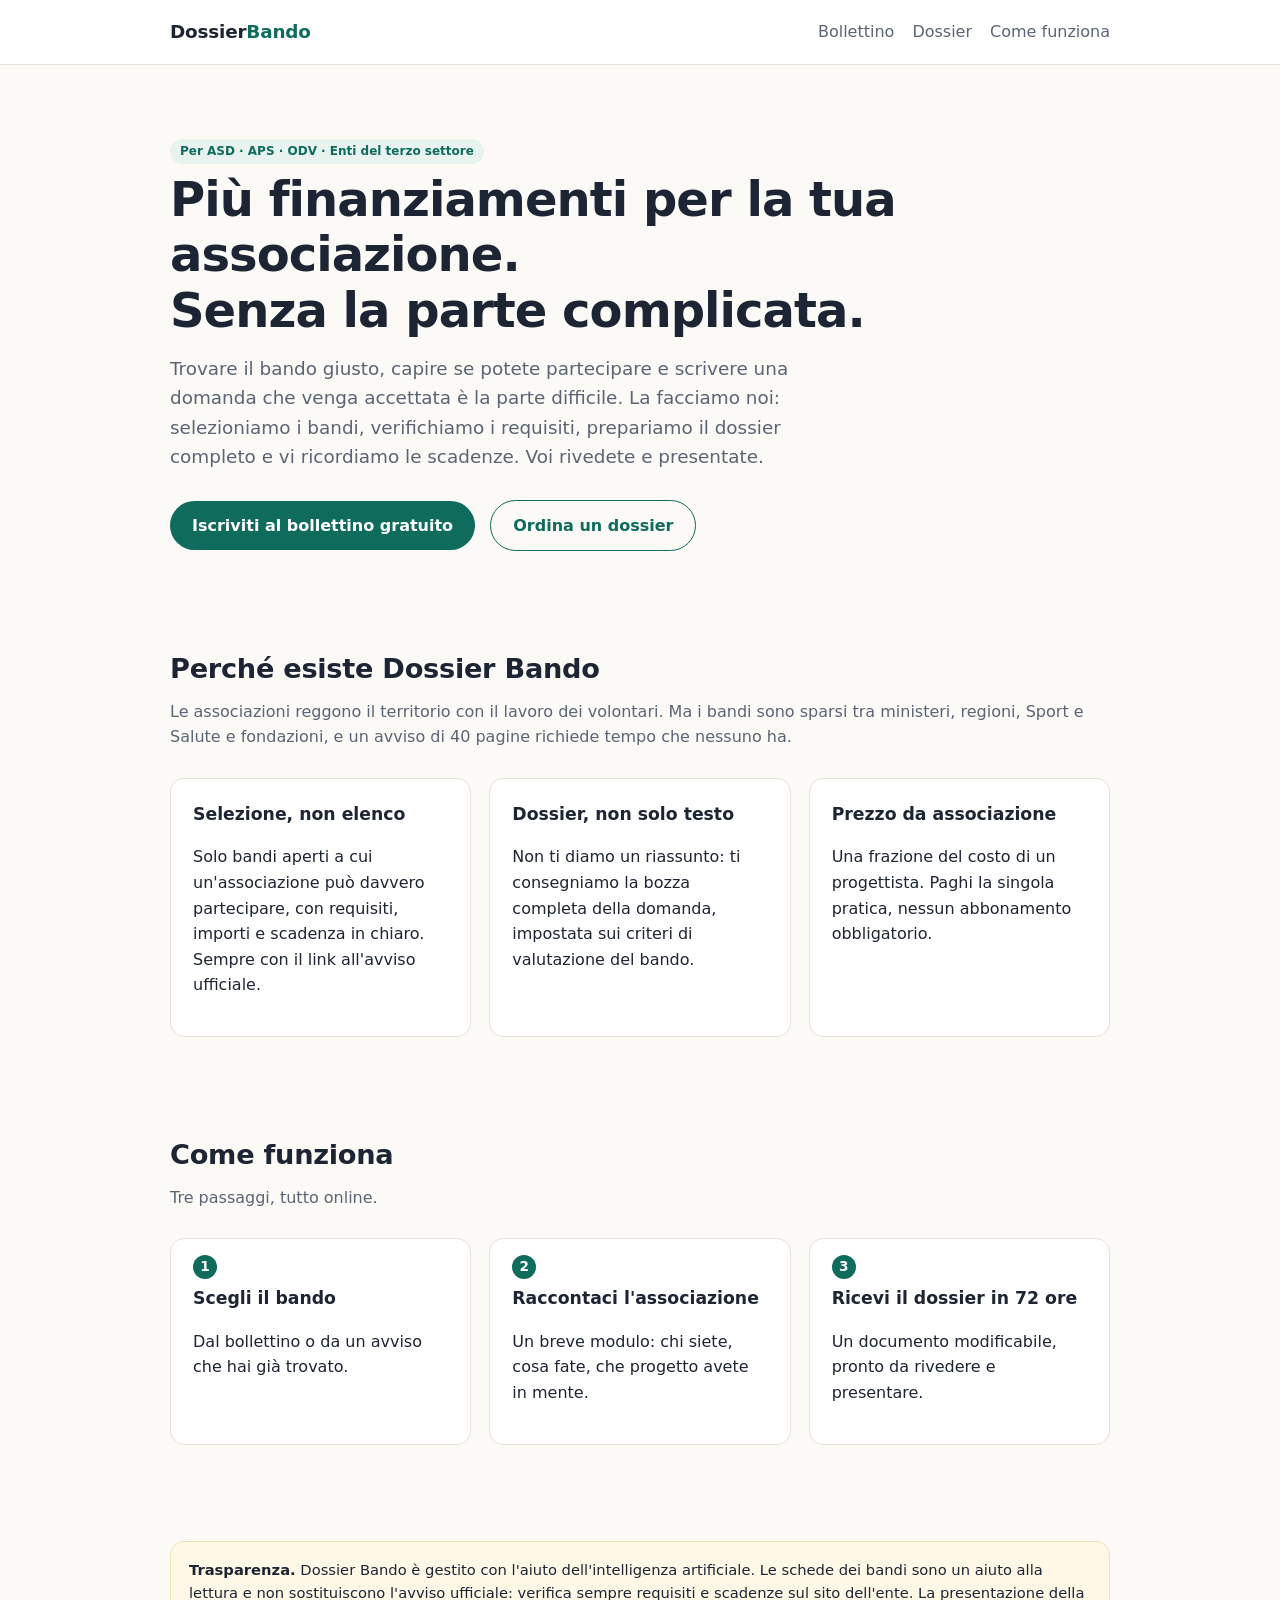
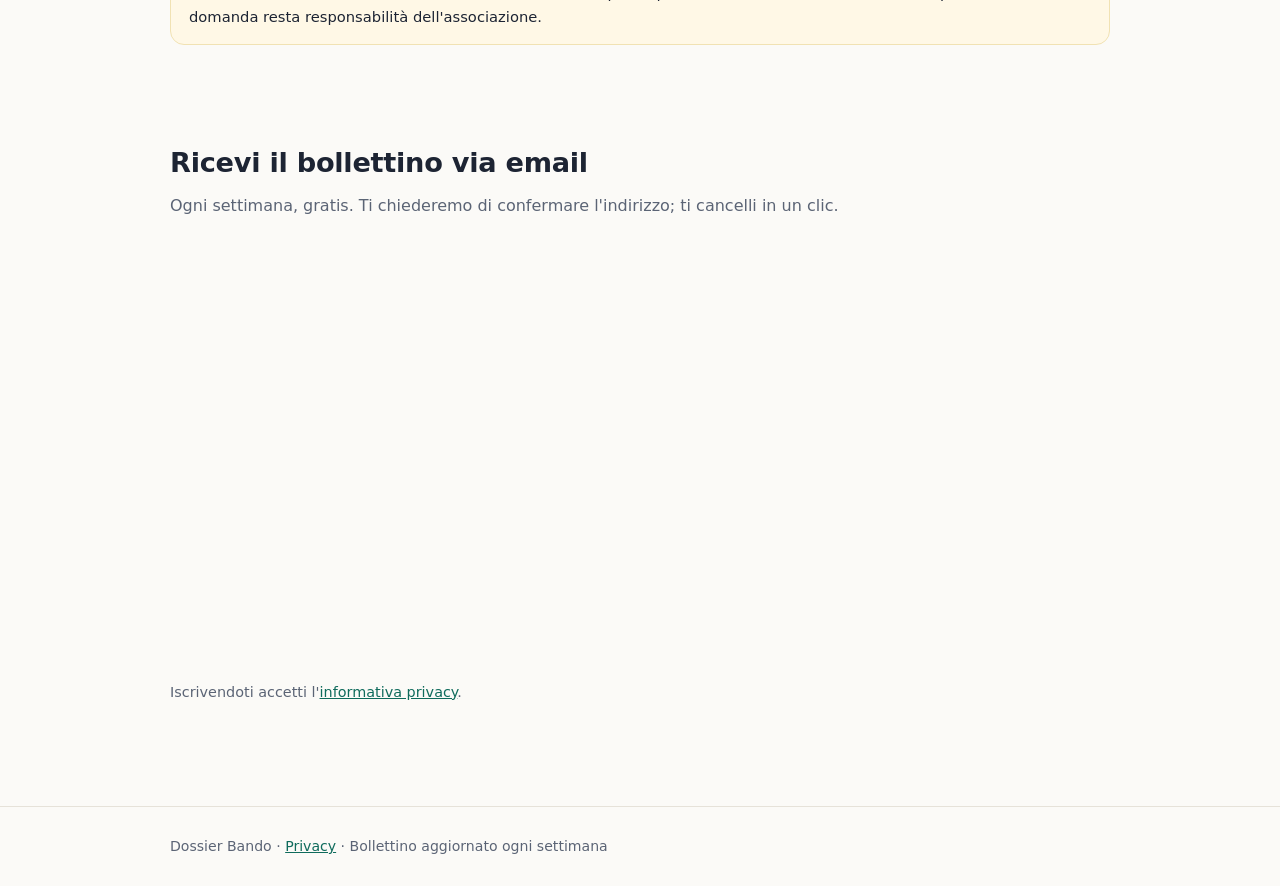
<file: index.html>
<!DOCTYPE html>
<html lang="it">
<head>
<meta charset="utf-8">
<meta name="viewport" content="width=device-width,initial-scale=1">
<title>Dossier Bando – Bandi e domande per associazioni e terzo settore</title>
<meta name="description" content="Bollettino gratuito dei bandi per ASD, APS, ODV ed enti del terzo settore, e dossier di candidatura pronti in 72 ore.">
<link rel="stylesheet" href="style.css">
</head>
<body>
<header class="top"><div class="wrap">
  <a class="brand" href="./">Dossier<span>Bando</span></a>
  <nav><a href="bollettino.html">Bollettino</a><a href="dossier.html">Dossier</a><a href="#come">Come funziona</a></nav>
</div></header>

<main>
<section class="hero"><div class="wrap">
  <span class="tag">Per ASD · APS · ODV · Enti del terzo settore</span>
  <h1>Più finanziamenti per la tua associazione.<br>Senza la parte complicata.</h1>
  <p class="lead">Trovare il bando giusto, capire se potete partecipare e scrivere una domanda che venga accettata è la parte difficile. La facciamo noi: selezioniamo i bandi, verifichiamo i requisiti, prepariamo il dossier completo e vi ricordiamo le scadenze. Voi rivedete e presentate.</p>
  <a class="btn" href="#iscriviti">Iscriviti al bollettino gratuito</a>
  <a class="btn ghost" href="dossier.html">Ordina un dossier</a>
</div></section>

<section><div class="wrap">
  <h2>Perché esiste Dossier Bando</h2>
  <p class="sub">Le associazioni reggono il territorio con il lavoro dei volontari. Ma i bandi sono sparsi tra ministeri, regioni, Sport e Salute e fondazioni, e un avviso di 40 pagine richiede tempo che nessuno ha.</p>
  <div class="grid">
    <div class="card"><h3>Selezione, non elenco</h3><p>Solo bandi aperti a cui un'associazione può davvero partecipare, con requisiti, importi e scadenza in chiaro. Sempre con il link all'avviso ufficiale.</p></div>
    <div class="card"><h3>Dossier, non solo testo</h3><p>Non ti diamo un riassunto: ti consegniamo la bozza completa della domanda, impostata sui criteri di valutazione del bando.</p></div>
    <div class="card"><h3>Prezzo da associazione</h3><p>Una frazione del costo di un progettista. Paghi la singola pratica, nessun abbonamento obbligatorio.</p></div>
  </div>
</div></section>

<section id="come"><div class="wrap">
  <h2>Come funziona</h2>
  <p class="sub">Tre passaggi, tutto online.</p>
  <div class="grid steps">
    <div class="card"><h3>Scegli il bando</h3><p>Dal bollettino o da un avviso che hai già trovato.</p></div>
    <div class="card"><h3>Raccontaci l'associazione</h3><p>Un breve modulo: chi siete, cosa fate, che progetto avete in mente.</p></div>
    <div class="card"><h3>Ricevi il dossier in 72 ore</h3><p>Un documento modificabile, pronto da rivedere e presentare.</p></div>
  </div>
</div></section>

<section><div class="wrap">
  <div class="note"><strong>Trasparenza.</strong> Dossier Bando è gestito con l'aiuto dell'intelligenza artificiale. Le schede dei bandi sono un aiuto alla lettura e non sostituiscono l'avviso ufficiale: verifica sempre requisiti e scadenze sul sito dell'ente. La presentazione della domanda resta responsabilità dell'associazione.</div>
</div></section>
</main>
<section id="iscriviti"><div class="wrap">
  <h2>Ricevi il bollettino via email</h2>
  <p class="sub">Ogni settimana, gratis. Ti chiederemo di confermare l'indirizzo; ti cancelli in un clic.</p>
  <iframe src="https://959537b1.sibforms.com/serve/[base64]" title="Iscrizione al bollettino" style="width:100%;max-width:560px;height:420px;border:0;display:block" loading="lazy"></iframe>
  <p class="meta">Iscrivendoti accetti l'<a href="privacy.html">informativa privacy</a>.</p>
</div></section>

<footer><div class="wrap">
  Dossier Bando · <a href="privacy.html">Privacy</a> · Bollettino aggiornato ogni settimana
</div></footer>
</body>
</html>
</file>
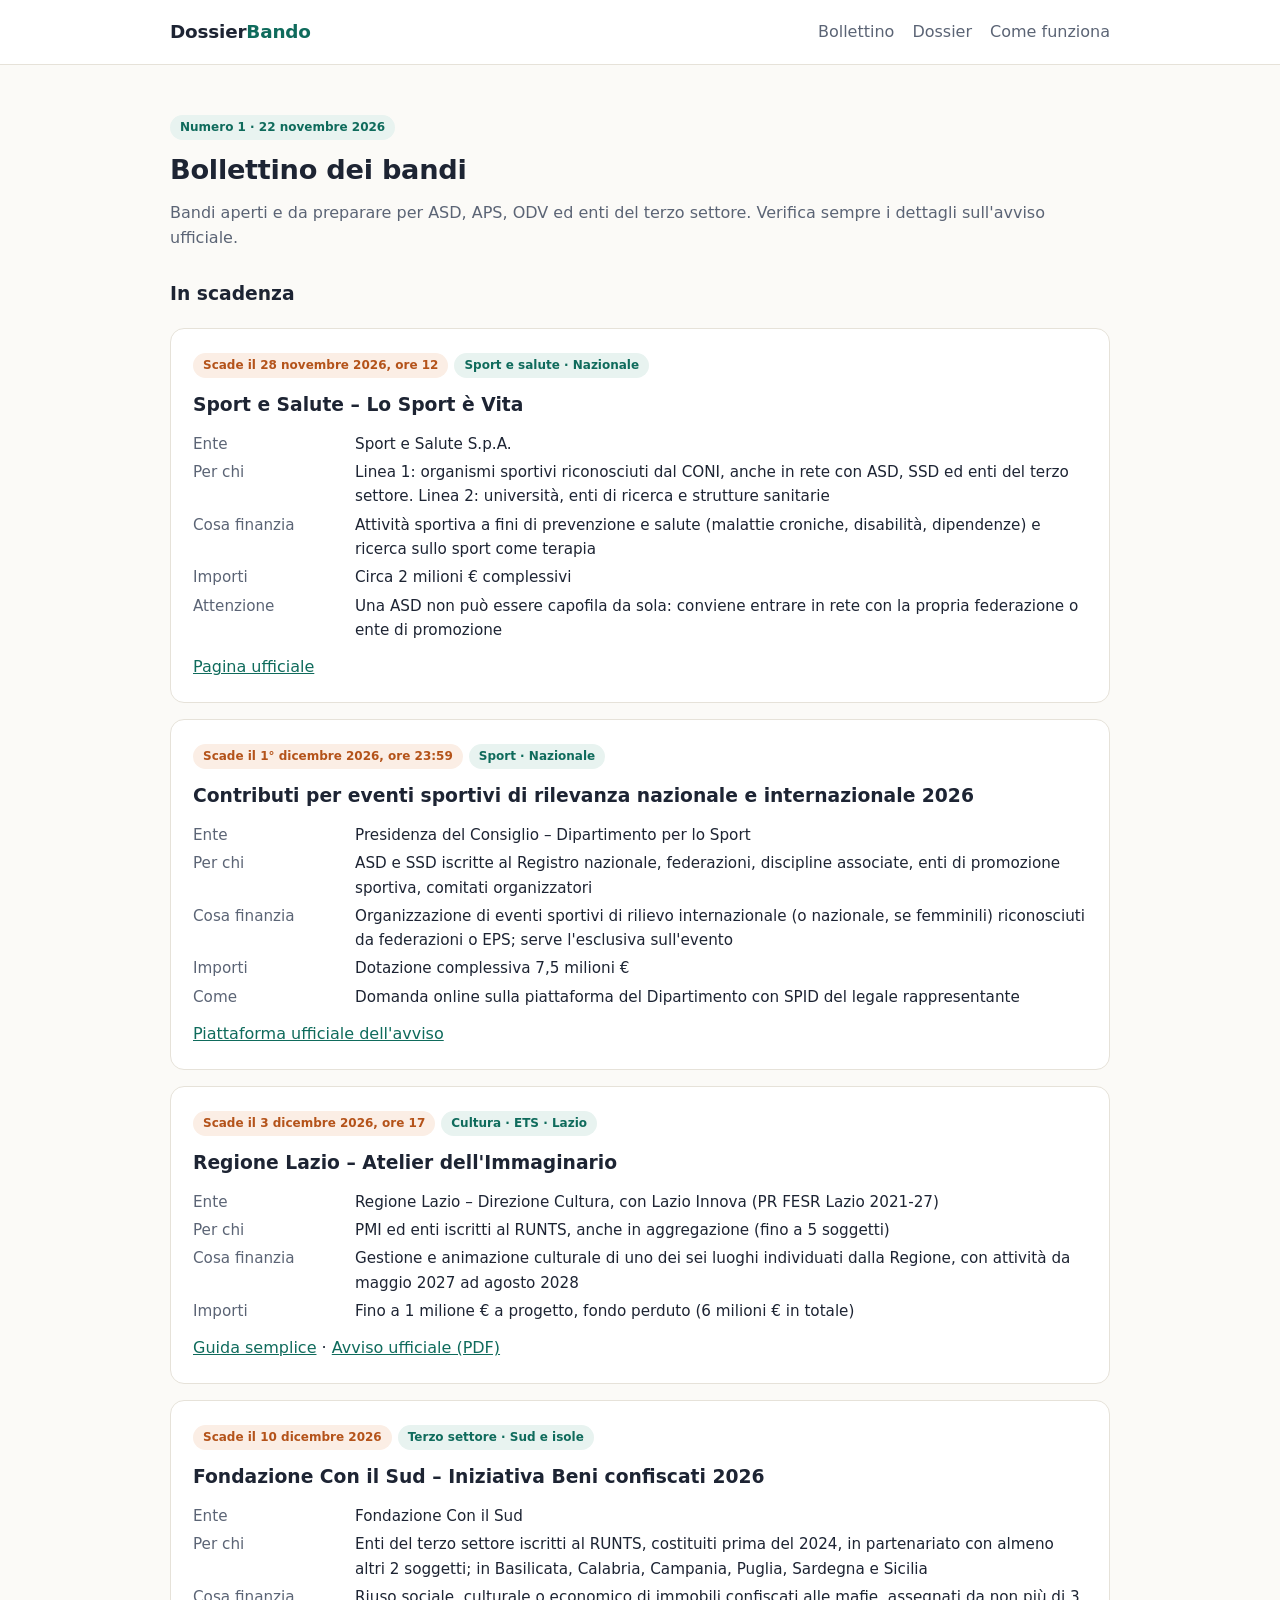
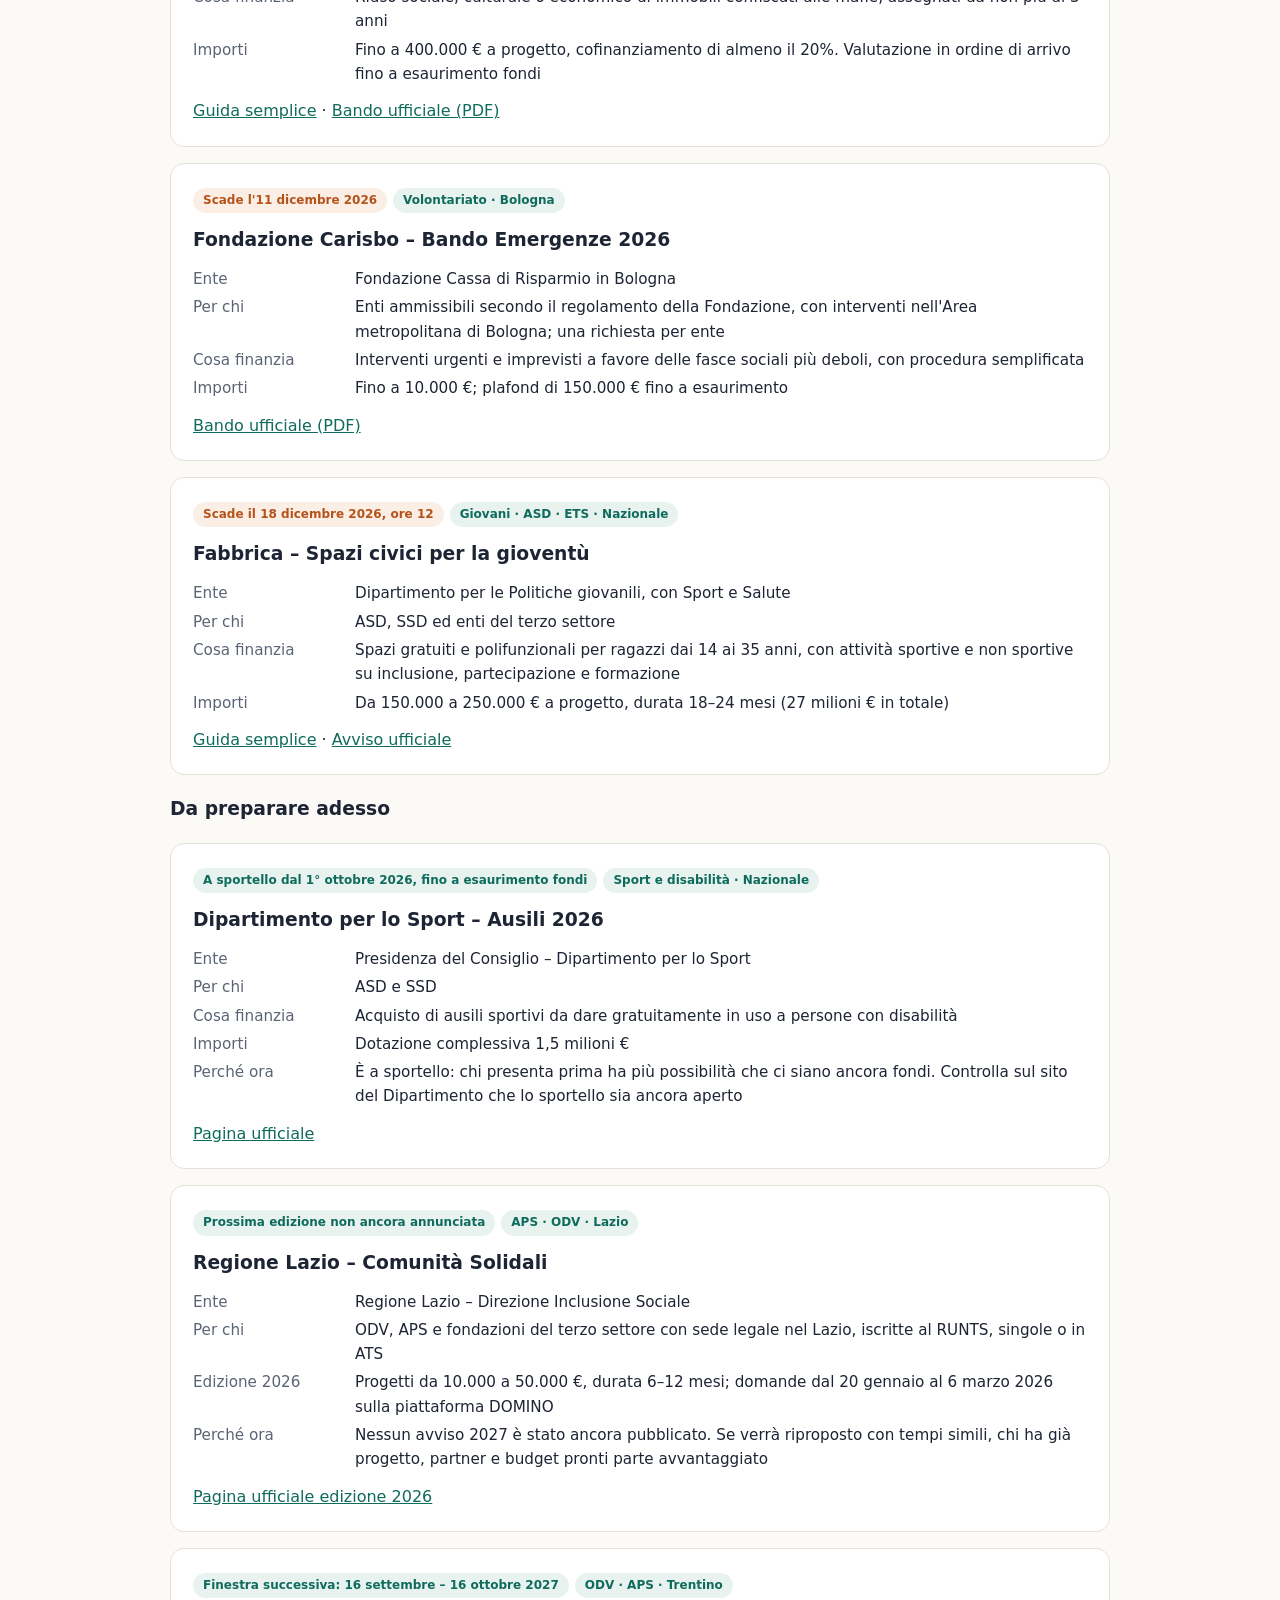
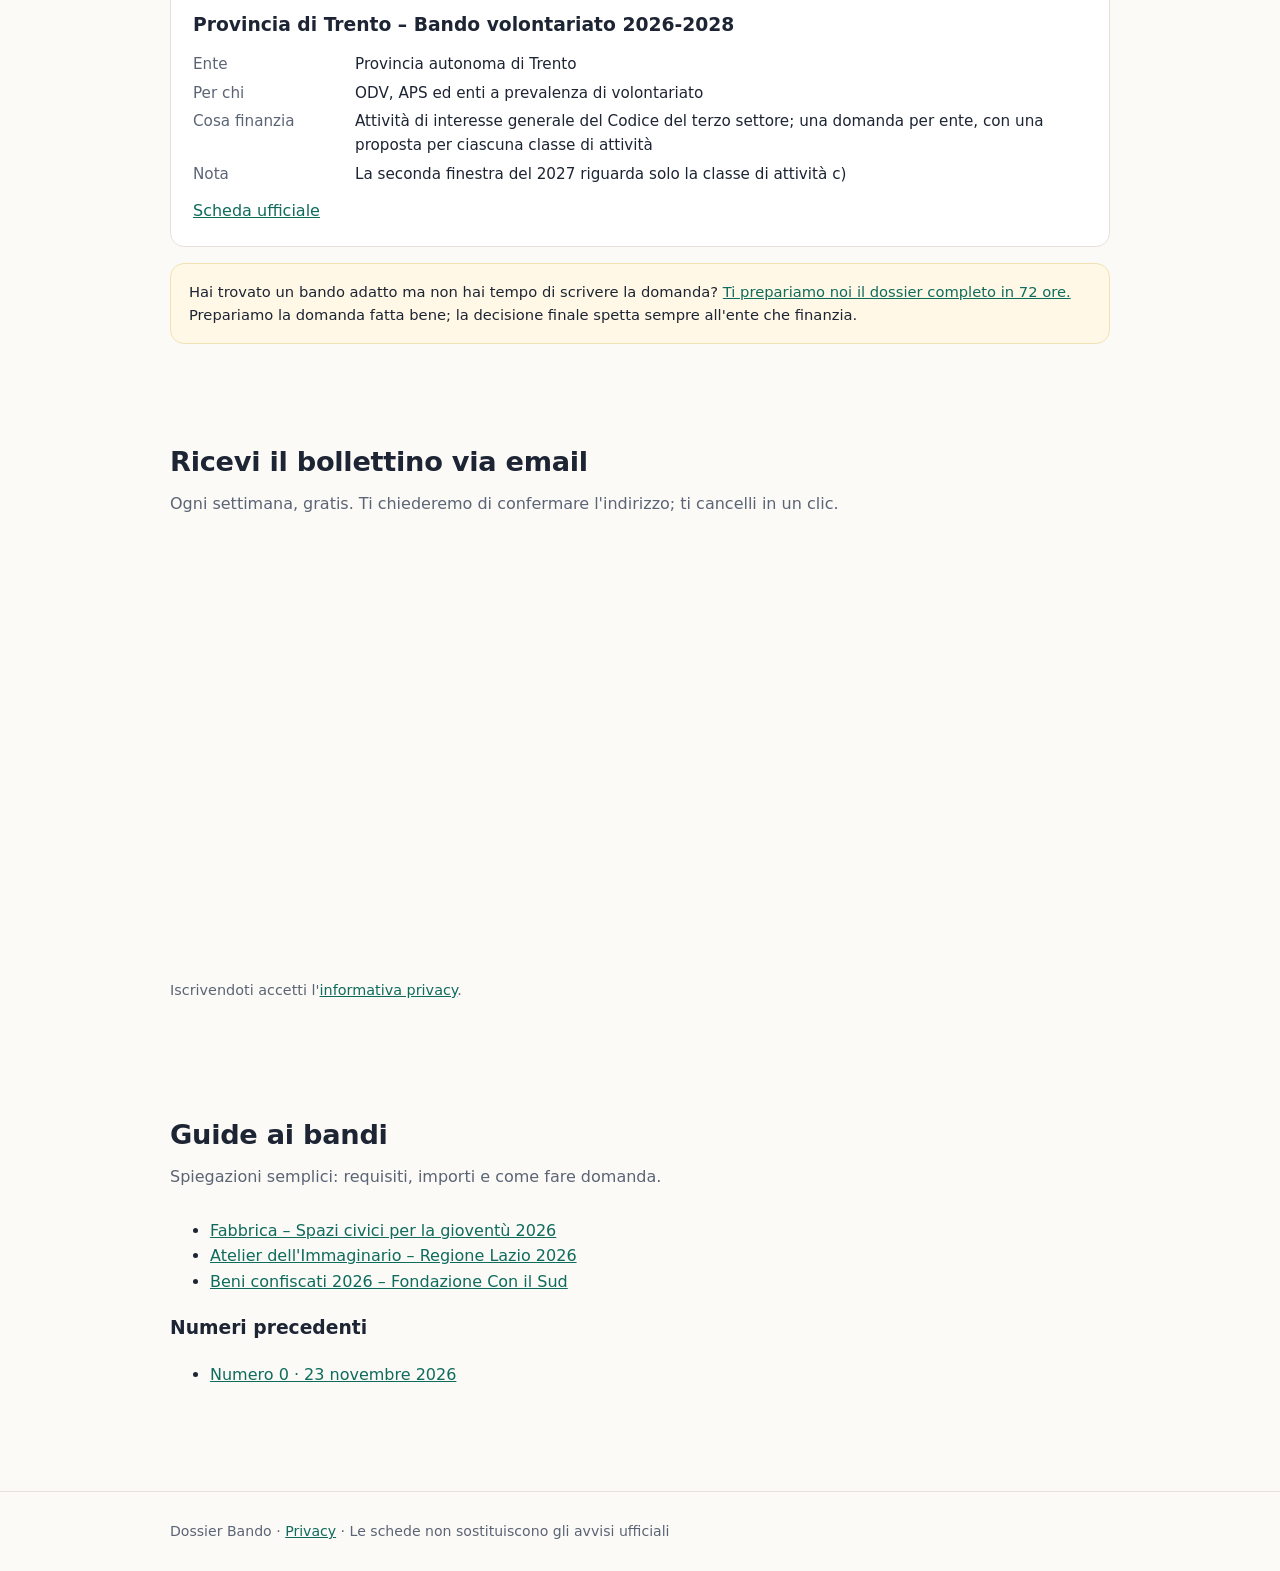
<file: bollettino.html>
<!DOCTYPE html>
<html lang="it">
<head>
<meta charset="utf-8">
<meta name="viewport" content="width=device-width,initial-scale=1">
<title>Bollettino bandi terzo settore e ASD – Dossier Bando</title>
<meta name="description" content="Bandi aperti e in arrivo per associazioni sportive, APS, ODV ed enti del terzo settore. Aggiornamento settimanale con link alle fonti ufficiali.">
<link rel="stylesheet" href="style.css">
</head>
<body>
<header class="top"><div class="wrap">
  <a class="brand" href="./">Dossier<span>Bando</span></a>
  <nav><a href="bollettino.html">Bollettino</a><a href="dossier.html">Dossier</a><a href="./#come">Come funziona</a></nav>
</div></header>

<main><section><div class="wrap">
  <span class="tag">Numero 1 · 22 novembre 2026</span>
  <h2>Bollettino dei bandi</h2>
  <p class="sub">Bandi aperti e da preparare per ASD, APS, ODV ed enti del terzo settore. Verifica sempre i dettagli sull'avviso ufficiale.</p>

  <h3>In scadenza</h3>

  <article class="bando">
    <span class="tag warn">Scade il 28 novembre 2026, ore 12</span><span class="tag">Sport e salute · Nazionale</span>
    <h3>Sport e Salute – Lo Sport è Vita</h3>
    <dl>
      <dt>Ente</dt><dd>Sport e Salute S.p.A.</dd>
      <dt>Per chi</dt><dd>Linea 1: organismi sportivi riconosciuti dal CONI, anche in rete con ASD, SSD ed enti del terzo settore. Linea 2: università, enti di ricerca e strutture sanitarie</dd>
      <dt>Cosa finanzia</dt><dd>Attività sportiva a fini di prevenzione e salute (malattie croniche, disabilità, dipendenze) e ricerca sullo sport come terapia</dd>
      <dt>Importi</dt><dd>Circa 2 milioni € complessivi</dd>
      <dt>Attenzione</dt><dd>Una ASD non può essere capofila da sola: conviene entrare in rete con la propria federazione o ente di promozione</dd>
    </dl>
    <a href="https://www.sportesalute.eu/lo-sport-e-vita" target="_blank" rel="noopener">Pagina ufficiale</a>
  </article>

  <article class="bando">
    <span class="tag warn">Scade il 1° dicembre 2026, ore 23:59</span><span class="tag">Sport · Nazionale</span>
    <h3>Contributi per eventi sportivi di rilevanza nazionale e internazionale 2026</h3>
    <dl>
      <dt>Ente</dt><dd>Presidenza del Consiglio – Dipartimento per lo Sport</dd>
      <dt>Per chi</dt><dd>ASD e SSD iscritte al Registro nazionale, federazioni, discipline associate, enti di promozione sportiva, comitati organizzatori</dd>
      <dt>Cosa finanzia</dt><dd>Organizzazione di eventi sportivi di rilievo internazionale (o nazionale, se femminili) riconosciuti da federazioni o EPS; serve l'esclusiva sull'evento</dd>
      <dt>Importi</dt><dd>Dotazione complessiva 7,5 milioni €</dd>
      <dt>Come</dt><dd>Domanda online sulla piattaforma del Dipartimento con SPID del legale rappresentante</dd>
    </dl>
    <a href="https://avvisibandi.sport.governo.it/bandi/69f9e0e94ea041522d70640b" target="_blank" rel="noopener">Piattaforma ufficiale dell'avviso</a>
  </article>

  <article class="bando">
    <span class="tag warn">Scade il 3 dicembre 2026, ore 17</span><span class="tag">Cultura · ETS · Lazio</span>
    <h3>Regione Lazio – Atelier dell'Immaginario</h3>
    <dl>
      <dt>Ente</dt><dd>Regione Lazio – Direzione Cultura, con Lazio Innova (PR FESR Lazio 2021-27)</dd>
      <dt>Per chi</dt><dd>PMI ed enti iscritti al RUNTS, anche in aggregazione (fino a 5 soggetti)</dd>
      <dt>Cosa finanzia</dt><dd>Gestione e animazione culturale di uno dei sei luoghi individuati dalla Regione, con attività da maggio 2027 ad agosto 2028</dd>
      <dt>Importi</dt><dd>Fino a 1 milione € a progetto, fondo perduto (6 milioni € in totale)</dd>
    </dl>
    <a href="https://dossierbando.it/bandi/atelier-immaginario-regione-lazio.html">Guida semplice</a> · <a href="https://www.regione.lazio.it/sites/default/files/documentazione/2026/DD-G13533-05-10-2026-Avviso-allegati.pdf" target="_blank" rel="noopener">Avviso ufficiale (PDF)</a>
  </article>

  <article class="bando">
    <span class="tag warn">Scade il 10 dicembre 2026</span><span class="tag">Terzo settore · Sud e isole</span>
    <h3>Fondazione Con il Sud – Iniziativa Beni confiscati 2026</h3>
    <dl>
      <dt>Ente</dt><dd>Fondazione Con il Sud</dd>
      <dt>Per chi</dt><dd>Enti del terzo settore iscritti al RUNTS, costituiti prima del 2024, in partenariato con almeno altri 2 soggetti; in Basilicata, Calabria, Campania, Puglia, Sardegna e Sicilia</dd>
      <dt>Cosa finanzia</dt><dd>Riuso sociale, culturale o economico di immobili confiscati alle mafie, assegnati da non più di 3 anni</dd>
      <dt>Importi</dt><dd>Fino a 400.000 € a progetto, cofinanziamento di almeno il 20%. Valutazione in ordine di arrivo fino a esaurimento fondi</dd>
    </dl>
    <a href="https://dossierbando.it/bandi/beni-confiscati-fondazione-con-il-sud.html">Guida semplice</a> · <a href="https://www.fondazioneconilsud.it/wp-content/uploads/2026/02/Iniziativa-Beni-confiscati-2026.pdf" target="_blank" rel="noopener">Bando ufficiale (PDF)</a>
  </article>

  <article class="bando">
    <span class="tag warn">Scade l'11 dicembre 2026</span><span class="tag">Volontariato · Bologna</span>
    <h3>Fondazione Carisbo – Bando Emergenze 2026</h3>
    <dl>
      <dt>Ente</dt><dd>Fondazione Cassa di Risparmio in Bologna</dd>
      <dt>Per chi</dt><dd>Enti ammissibili secondo il regolamento della Fondazione, con interventi nell'Area metropolitana di Bologna; una richiesta per ente</dd>
      <dt>Cosa finanzia</dt><dd>Interventi urgenti e imprevisti a favore delle fasce sociali più deboli, con procedura semplificata</dd>
      <dt>Importi</dt><dd>Fino a 10.000 €; plafond di 150.000 € fino a esaurimento</dd>
    </dl>
    <a href="https://fondazionecarisbo.it/wp-content/uploads/2026/01/Fondazione-Carisbo-Bando-Emergenze-2026.pdf" target="_blank" rel="noopener">Bando ufficiale (PDF)</a>
  </article>

  <article class="bando">
    <span class="tag warn">Scade il 18 dicembre 2026, ore 12</span><span class="tag">Giovani · ASD · ETS · Nazionale</span>
    <h3>Fabbrica – Spazi civici per la gioventù</h3>
    <dl>
      <dt>Ente</dt><dd>Dipartimento per le Politiche giovanili, con Sport e Salute</dd>
      <dt>Per chi</dt><dd>ASD, SSD ed enti del terzo settore</dd>
      <dt>Cosa finanzia</dt><dd>Spazi gratuiti e polifunzionali per ragazzi dai 14 ai 35 anni, con attività sportive e non sportive su inclusione, partecipazione e formazione</dd>
      <dt>Importi</dt><dd>Da 150.000 a 250.000 € a progetto, durata 18–24 mesi (27 milioni € in totale)</dd>
    </dl>
    <a href="https://dossierbando.it/bandi/fabbrica-spazi-civici-gioventu.html">Guida semplice</a> · <a href="https://bandi.sportesalute.eu/bandi/6a99495d253e6e2d6f8c49ed" target="_blank" rel="noopener">Avviso ufficiale</a>
  </article>

  <h3>Da preparare adesso</h3>

  <article class="bando">
    <span class="tag">A sportello dal 1° ottobre 2026, fino a esaurimento fondi</span><span class="tag">Sport e disabilità · Nazionale</span>
    <h3>Dipartimento per lo Sport – Ausili 2026</h3>
    <dl>
      <dt>Ente</dt><dd>Presidenza del Consiglio – Dipartimento per lo Sport</dd>
      <dt>Per chi</dt><dd>ASD e SSD</dd>
      <dt>Cosa finanzia</dt><dd>Acquisto di ausili sportivi da dare gratuitamente in uso a persone con disabilità</dd>
      <dt>Importi</dt><dd>Dotazione complessiva 1,5 milioni €</dd>
      <dt>Perché ora</dt><dd>È a sportello: chi presenta prima ha più possibilità che ci siano ancora fondi. Controlla sul sito del Dipartimento che lo sportello sia ancora aperto</dd>
    </dl>
    <a href="https://www.sport.governo.it/it/bandi-e-avvisi/avviamento-allesercizio-dello-sport-delle-persone-con-disabilita-tramite-luso-di-ausili/avviso-2026/ausili-2026-pubblicato-lavviso/" target="_blank" rel="noopener">Pagina ufficiale</a>
  </article>

  <article class="bando">
    <span class="tag">Prossima edizione non ancora annunciata</span><span class="tag">APS · ODV · Lazio</span>
    <h3>Regione Lazio – Comunità Solidali</h3>
    <dl>
      <dt>Ente</dt><dd>Regione Lazio – Direzione Inclusione Sociale</dd>
      <dt>Per chi</dt><dd>ODV, APS e fondazioni del terzo settore con sede legale nel Lazio, iscritte al RUNTS, singole o in ATS</dd>
      <dt>Edizione 2026</dt><dd>Progetti da 10.000 a 50.000 €, durata 6–12 mesi; domande dal 20 gennaio al 6 marzo 2026 sulla piattaforma DOMINO</dd>
      <dt>Perché ora</dt><dd>Nessun avviso 2027 è stato ancora pubblicato. Se verrà riproposto con tempi simili, chi ha già progetto, partner e budget pronti parte avvantaggiato</dd>
    </dl>
    <a href="https://regione.lazio.it/cittadini/sociale-famiglie/comunita-solidali/comunita-solidali-2026" target="_blank" rel="noopener">Pagina ufficiale edizione 2026</a>
  </article>

  <article class="bando">
    <span class="tag">Finestra successiva: 16 settembre – 16 ottobre 2027</span><span class="tag">ODV · APS · Trentino</span>
    <h3>Provincia di Trento – Bando volontariato 2026-2028</h3>
    <dl>
      <dt>Ente</dt><dd>Provincia autonoma di Trento</dd>
      <dt>Per chi</dt><dd>ODV, APS ed enti a prevalenza di volontariato</dd>
      <dt>Cosa finanzia</dt><dd>Attività di interesse generale del Codice del terzo settore; una domanda per ente, con una proposta per ciascuna classe di attività</dd>
      <dt>Nota</dt><dd>La seconda finestra del 2027 riguarda solo la classe di attività c)</dd>
    </dl>
    <a href="https://www.provincia.tn.it/Servizi/Bando-contributi-attivita-di-interesse-generale-enti-di-volontariato" target="_blank" rel="noopener">Scheda ufficiale</a>
  </article>

  <div class="note">Hai trovato un bando adatto ma non hai tempo di scrivere la domanda? <a href="dossier.html">Ti prepariamo noi il dossier completo in 72 ore.</a> Prepariamo la domanda fatta bene; la decisione finale spetta sempre all'ente che finanzia.</div>
</div></section></main>
<section id="iscriviti"><div class="wrap">
  <h2>Ricevi il bollettino via email</h2>
  <p class="sub">Ogni settimana, gratis. Ti chiederemo di confermare l'indirizzo; ti cancelli in un clic.</p>
  <iframe src="https://959537b1.sibforms.com/serve/[base64]" title="Iscrizione al bollettino" style="width:100%;max-width:560px;height:420px;border:0;display:block" loading="lazy"></iframe>
  <p class="meta">Iscrivendoti accetti l'<a href="privacy.html">informativa privacy</a>.</p>
</div></section>

<section id="guide"><div class="wrap">
  <h2>Guide ai bandi</h2>
  <p class="sub">Spiegazioni semplici: requisiti, importi e come fare domanda.</p>
  <ul>
    <li><a href="bandi/fabbrica-spazi-civici-gioventu.html">Fabbrica – Spazi civici per la gioventù 2026</a></li>
    <li><a href="bandi/atelier-immaginario-regione-lazio.html">Atelier dell'Immaginario – Regione Lazio 2026</a></li>
    <li><a href="bandi/beni-confiscati-fondazione-con-il-sud.html">Beni confiscati 2026 – Fondazione Con il Sud</a></li>
  </ul>
  <h3>Numeri precedenti</h3>
  <ul>
    <li><a href="archivio/2026-11-23.html">Numero 0 · 23 novembre 2026</a></li>
  </ul>
</div></section>

<footer><div class="wrap">
  Dossier Bando · <a href="privacy.html">Privacy</a> · Le schede non sostituiscono gli avvisi ufficiali
</div></footer>
</body>
</html>
</file>
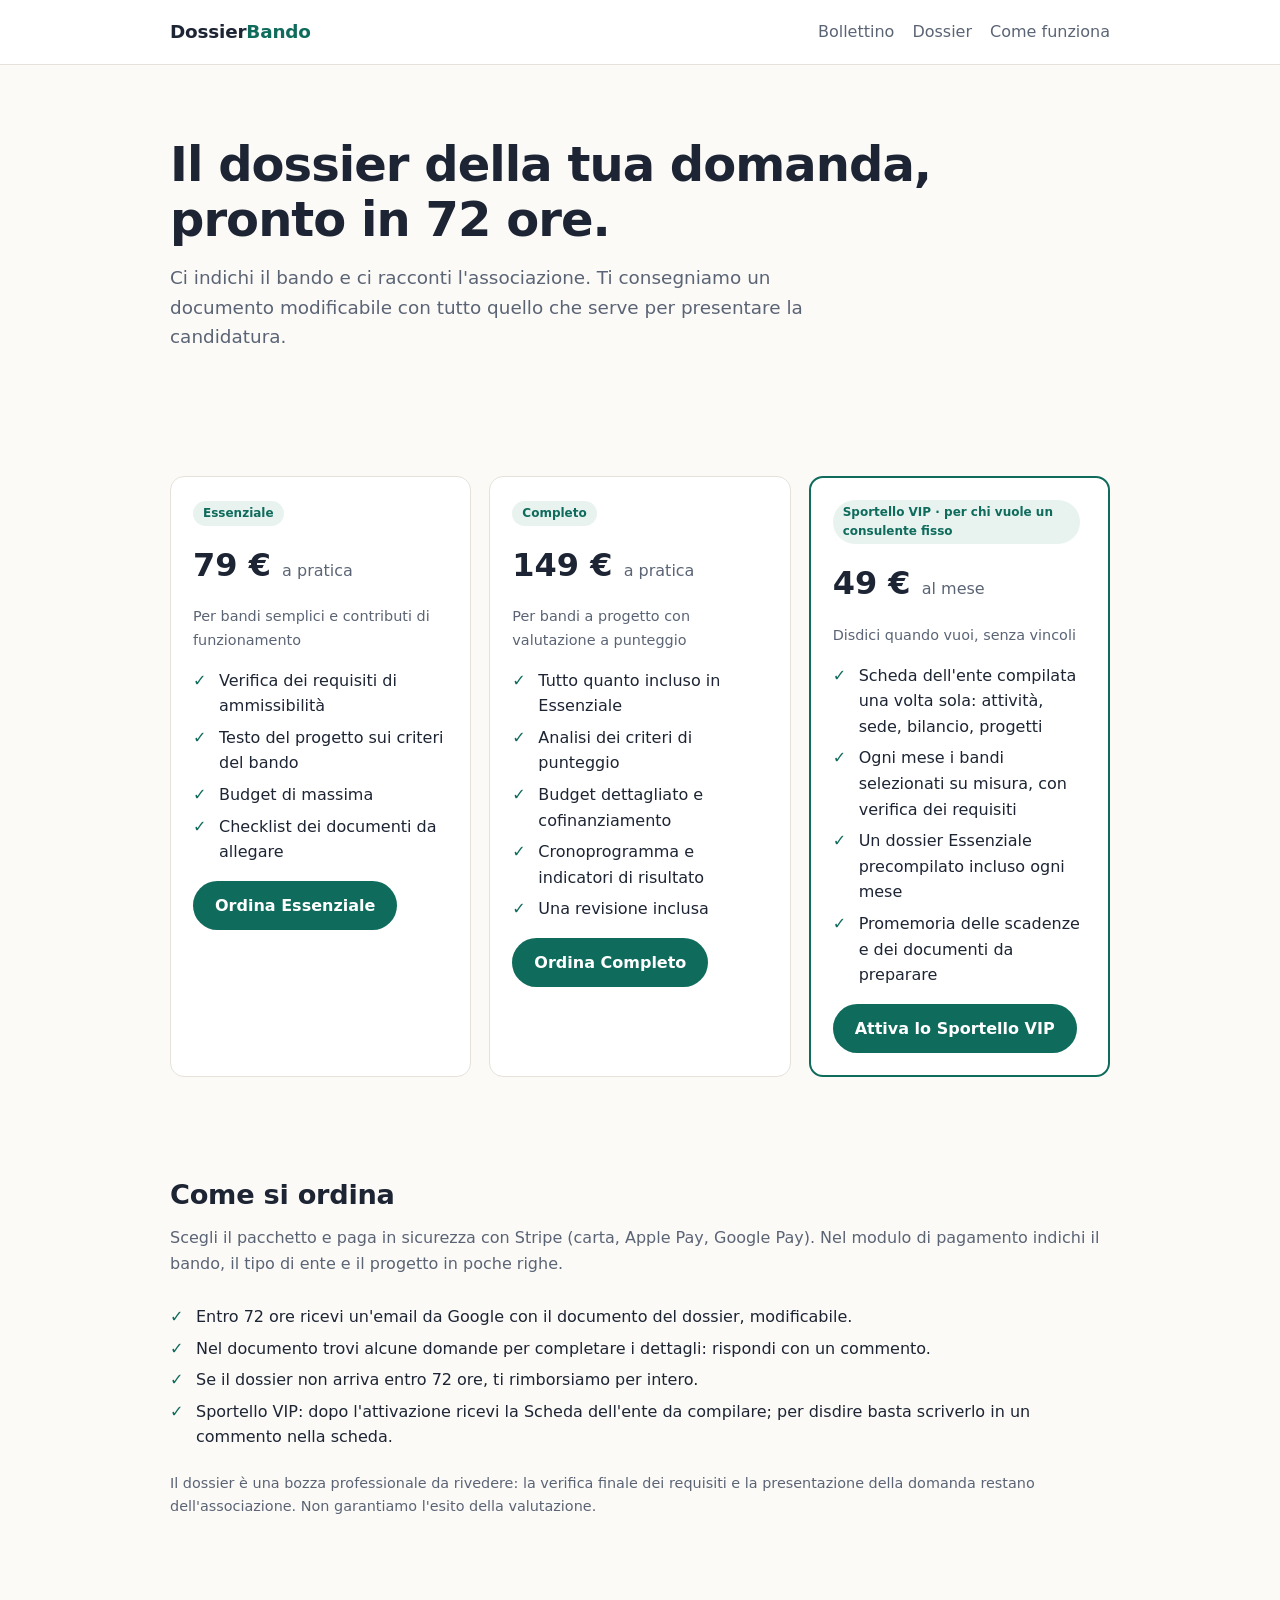
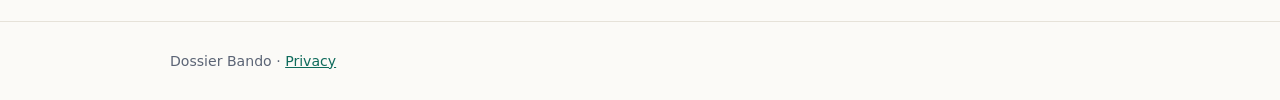
<file: dossier.html>
<!DOCTYPE html>
<html lang="it">
<head>
<meta charset="utf-8">
<meta name="viewport" content="width=device-width,initial-scale=1">
<title>Dossier di candidatura per bandi – Dossier Bando</title>
<meta name="description" content="La bozza completa della domanda per il tuo bando: progetto, budget, cronoprogramma e checklist documenti, pronta in 72 ore.">
<link rel="stylesheet" href="style.css">
</head>
<body>
<header class="top"><div class="wrap">
  <a class="brand" href="./">Dossier<span>Bando</span></a>
  <nav><a href="bollettino.html">Bollettino</a><a href="dossier.html">Dossier</a><a href="./#come">Come funziona</a></nav>
</div></header>

<main>
<section class="hero"><div class="wrap">
  <h1>Il dossier della tua domanda, pronto in 72 ore.</h1>
  <p class="lead">Ci indichi il bando e ci racconti l'associazione. Ti consegniamo un documento modificabile con tutto quello che serve per presentare la candidatura.</p>
</div></section>

<section><div class="wrap">
  <div class="grid">
    <div class="card">
      <span class="tag">Essenziale</span>
      <div class="price">79 € <small>a pratica</small></div>
      <p class="meta">Per bandi semplici e contributi di funzionamento</p>
      <ul class="check">
        <li>Verifica dei requisiti di ammissibilità</li>
        <li>Testo del progetto sui criteri del bando</li>
        <li>Budget di massima</li>
        <li>Checklist dei documenti da allegare</li>
      </ul>
      <a class="btn" href="https://buy.stripe.com/7sY14m0zebfUgrNapocQU00">Ordina Essenziale</a>
    </div>
    <div class="card">
      <span class="tag">Completo</span>
      <div class="price">149 € <small>a pratica</small></div>
      <p class="meta">Per bandi a progetto con valutazione a punteggio</p>
      <ul class="check">
        <li>Tutto quanto incluso in Essenziale</li>
        <li>Analisi dei criteri di punteggio</li>
        <li>Budget dettagliato e cofinanziamento</li>
        <li>Cronoprogramma e indicatori di risultato</li>
        <li>Una revisione inclusa</li>
      </ul>
      <a class="btn" href="https://buy.stripe.com/dRm7sK1DigAe4J59lkcQU01">Ordina Completo</a>
    </div>
    <div class="card" style="border:2px solid var(--accent)">
      <span class="tag">Sportello VIP · per chi vuole un consulente fisso</span>
      <div class="price">49 € <small>al mese</small></div>
      <p class="meta">Disdici quando vuoi, senza vincoli</p>
      <ul class="check">
        <li>Scheda dell'ente compilata una volta sola: attività, sede, bilancio, progetti</li>
        <li>Ogni mese i bandi selezionati su misura, con verifica dei requisiti</li>
        <li>Un dossier Essenziale precompilato incluso ogni mese</li>
        <li>Promemoria delle scadenze e dei documenti da preparare</li>
      </ul>
      <a class="btn" href="https://buy.stripe.com/5kQdR84Pu4RwfnJ8hgcQU02">Attiva lo Sportello VIP</a>
    </div>
  </div>
</div></section>

<section id="richiesta"><div class="wrap">
  <h2>Come si ordina</h2>
  <p class="sub">Scegli il pacchetto e paga in sicurezza con Stripe (carta, Apple Pay, Google Pay). Nel modulo di pagamento indichi il bando, il tipo di ente e il progetto in poche righe.</p>
  <ul class="check">
    <li>Entro 72 ore ricevi un'email da Google con il documento del dossier, modificabile.</li>
    <li>Nel documento trovi alcune domande per completare i dettagli: rispondi con un commento.</li>
    <li>Se il dossier non arriva entro 72 ore, ti rimborsiamo per intero.</li>
    <li>Sportello VIP: dopo l'attivazione ricevi la Scheda dell'ente da compilare; per disdire basta scriverlo in un commento nella scheda.</li>
  </ul>
  <p class="meta" style="margin-top:22px">Il dossier è una bozza professionale da rivedere: la verifica finale dei requisiti e la presentazione della domanda restano dell'associazione. Non garantiamo l'esito della valutazione.</p>
</div></section>
</main>

<footer><div class="wrap">
  Dossier Bando · <a href="privacy.html">Privacy</a>
</div></footer>
</body>
</html>
</file>
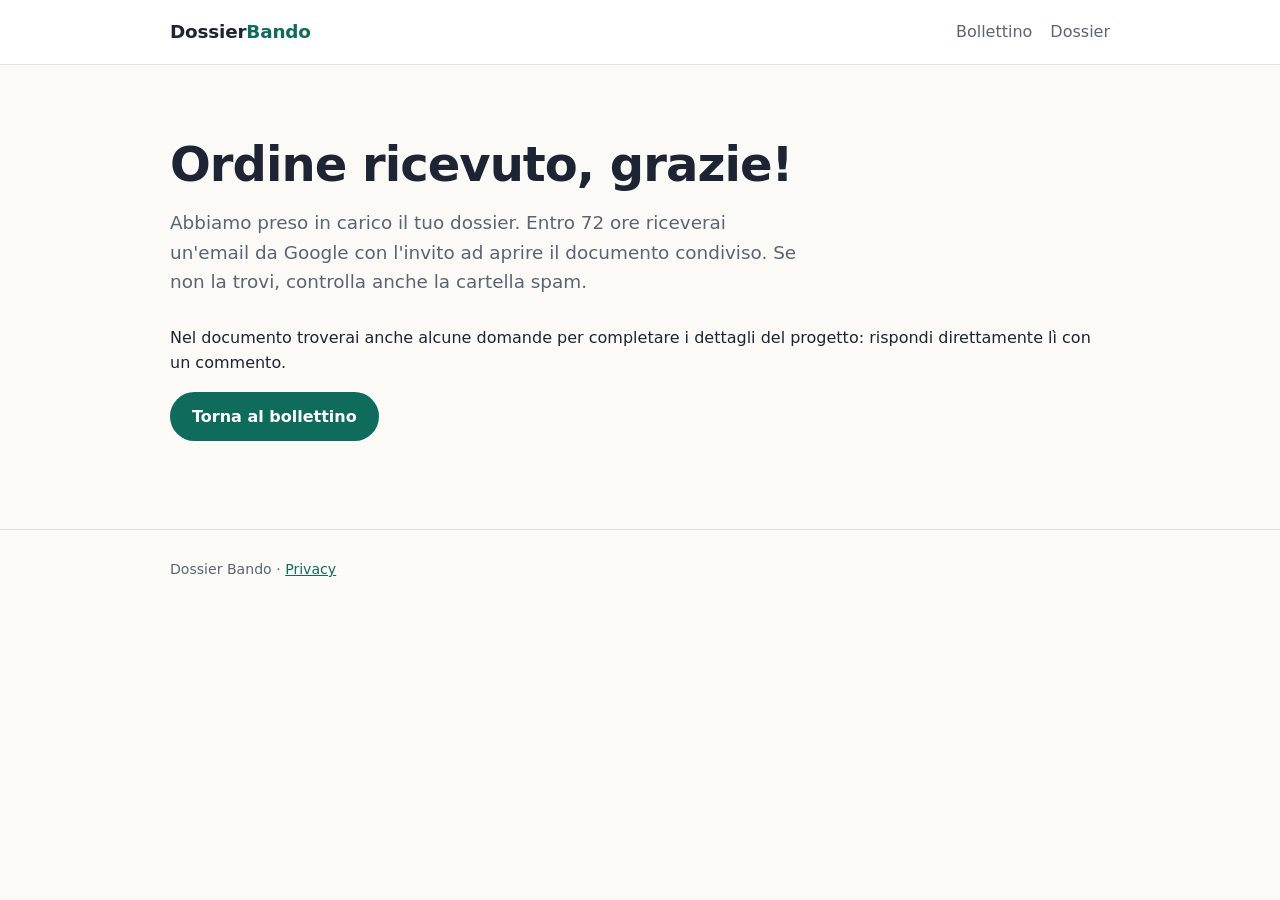
<file: grazie.html>
<!DOCTYPE html>
<html lang="it">
<head>
<meta charset="utf-8">
<meta name="viewport" content="width=device-width,initial-scale=1">
<title>Grazie – Dossier Bando</title>
<meta name="robots" content="noindex">
<link rel="stylesheet" href="style.css">
</head>
<body>
<header class="top"><div class="wrap">
  <a class="brand" href="./">Dossier<span>Bando</span></a>
  <nav><a href="bollettino.html">Bollettino</a><a href="dossier.html">Dossier</a></nav>
</div></header>
<main><section class="hero"><div class="wrap">
  <h1>Ordine ricevuto, grazie!</h1>
  <p class="lead">Abbiamo preso in carico il tuo dossier. Entro 72 ore riceverai un'email da Google con l'invito ad aprire il documento condiviso. Se non la trovi, controlla anche la cartella spam.</p>
  <p>Nel documento troverai anche alcune domande per completare i dettagli del progetto: rispondi direttamente lì con un commento.</p>
  <a class="btn" href="bollettino.html">Torna al bollettino</a>
</div></section></main>
<footer><div class="wrap">Dossier Bando · <a href="privacy.html">Privacy</a></div></footer>
</body>
</html>
</file>
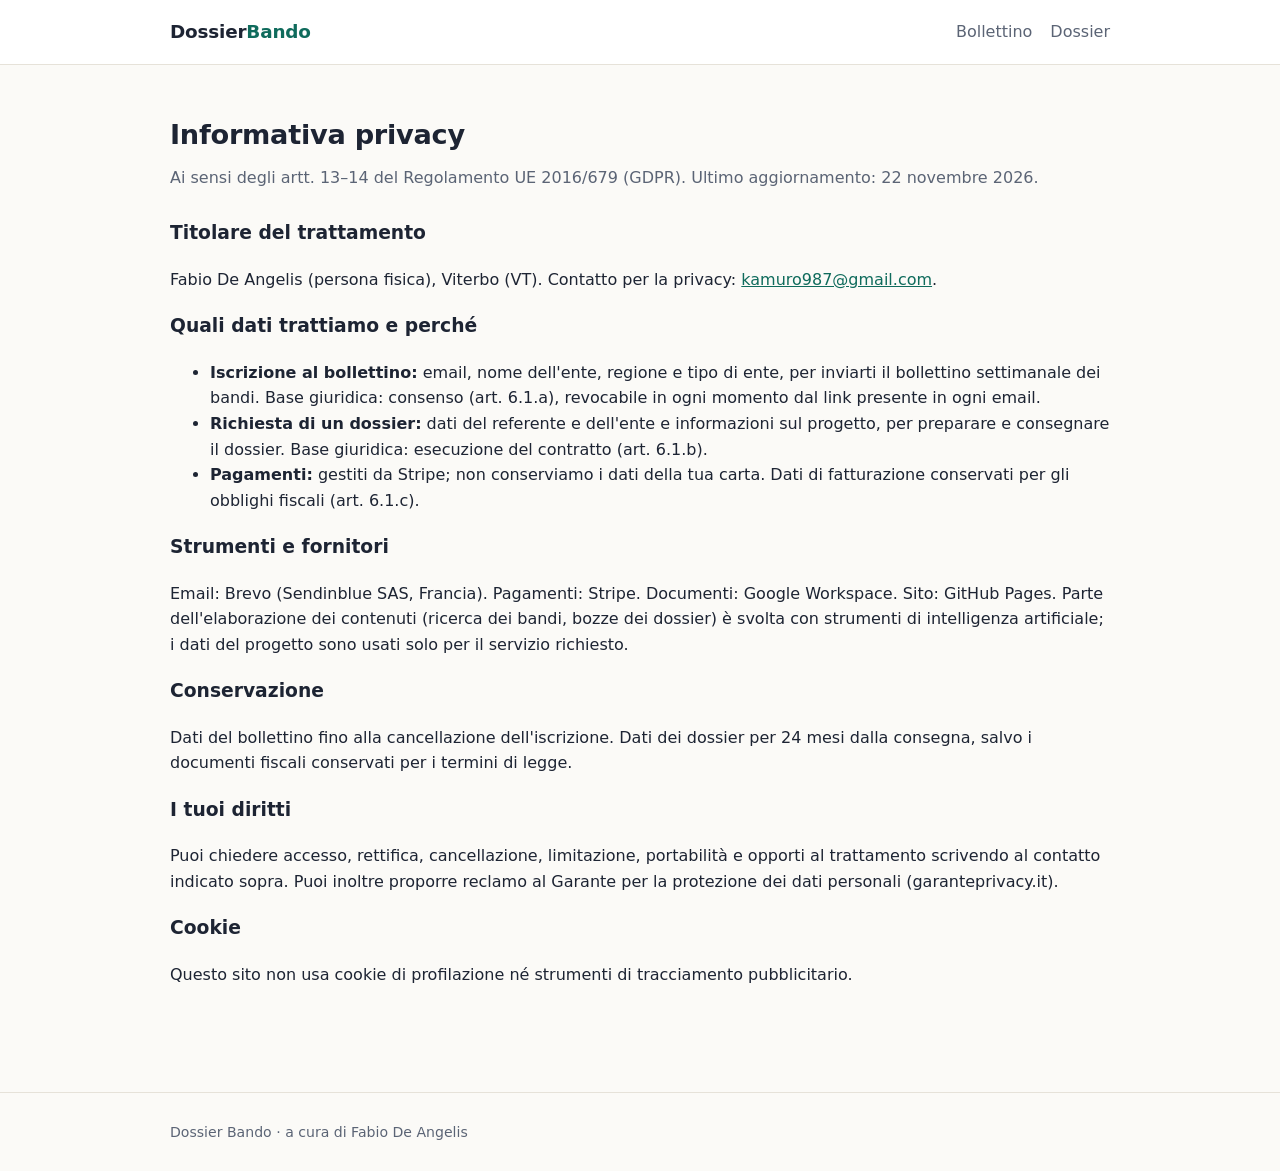
<file: privacy.html>
<!DOCTYPE html>
<html lang="it">
<head>
<meta charset="utf-8">
<meta name="viewport" content="width=device-width,initial-scale=1">
<title>Privacy – Dossier Bando</title>
<link rel="stylesheet" href="style.css">
</head>
<body>
<header class="top"><div class="wrap">
  <a class="brand" href="./">Dossier<span>Bando</span></a>
  <nav><a href="bollettino.html">Bollettino</a><a href="dossier.html">Dossier</a></nav>
</div></header>
<main><section><div class="wrap">
  <h2>Informativa privacy</h2>
  <p class="sub">Ai sensi degli artt. 13–14 del Regolamento UE 2016/679 (GDPR). Ultimo aggiornamento: 22 novembre 2026.</p>

  <h3>Titolare del trattamento</h3>
  <p>Fabio De Angelis (persona fisica), Viterbo (VT). Contatto per la privacy: <a href="mailto:kamuro987@gmail.com">kamuro987@gmail.com</a>.</p>

  <h3>Quali dati trattiamo e perché</h3>
  <ul>
    <li><strong>Iscrizione al bollettino:</strong> email, nome dell'ente, regione e tipo di ente, per inviarti il bollettino settimanale dei bandi. Base giuridica: consenso (art. 6.1.a), revocabile in ogni momento dal link presente in ogni email.</li>
    <li><strong>Richiesta di un dossier:</strong> dati del referente e dell'ente e informazioni sul progetto, per preparare e consegnare il dossier. Base giuridica: esecuzione del contratto (art. 6.1.b).</li>
    <li><strong>Pagamenti:</strong> gestiti da Stripe; non conserviamo i dati della tua carta. Dati di fatturazione conservati per gli obblighi fiscali (art. 6.1.c).</li>
  </ul>

  <h3>Strumenti e fornitori</h3>
  <p>Email: Brevo (Sendinblue SAS, Francia). Pagamenti: Stripe. Documenti: Google Workspace. Sito: GitHub Pages. Parte dell'elaborazione dei contenuti (ricerca dei bandi, bozze dei dossier) è svolta con strumenti di intelligenza artificiale; i dati del progetto sono usati solo per il servizio richiesto.</p>

  <h3>Conservazione</h3>
  <p>Dati del bollettino fino alla cancellazione dell'iscrizione. Dati dei dossier per 24 mesi dalla consegna, salvo i documenti fiscali conservati per i termini di legge.</p>

  <h3>I tuoi diritti</h3>
  <p>Puoi chiedere accesso, rettifica, cancellazione, limitazione, portabilità e opporti al trattamento scrivendo al contatto indicato sopra. Puoi inoltre proporre reclamo al Garante per la protezione dei dati personali (garanteprivacy.it).</p>

  <h3>Cookie</h3>
  <p>Questo sito non usa cookie di profilazione né strumenti di tracciamento pubblicitario.</p>
</div></section></main>
<footer><div class="wrap">Dossier Bando · a cura di Fabio De Angelis</div></footer>
</body>
</html>
</file>
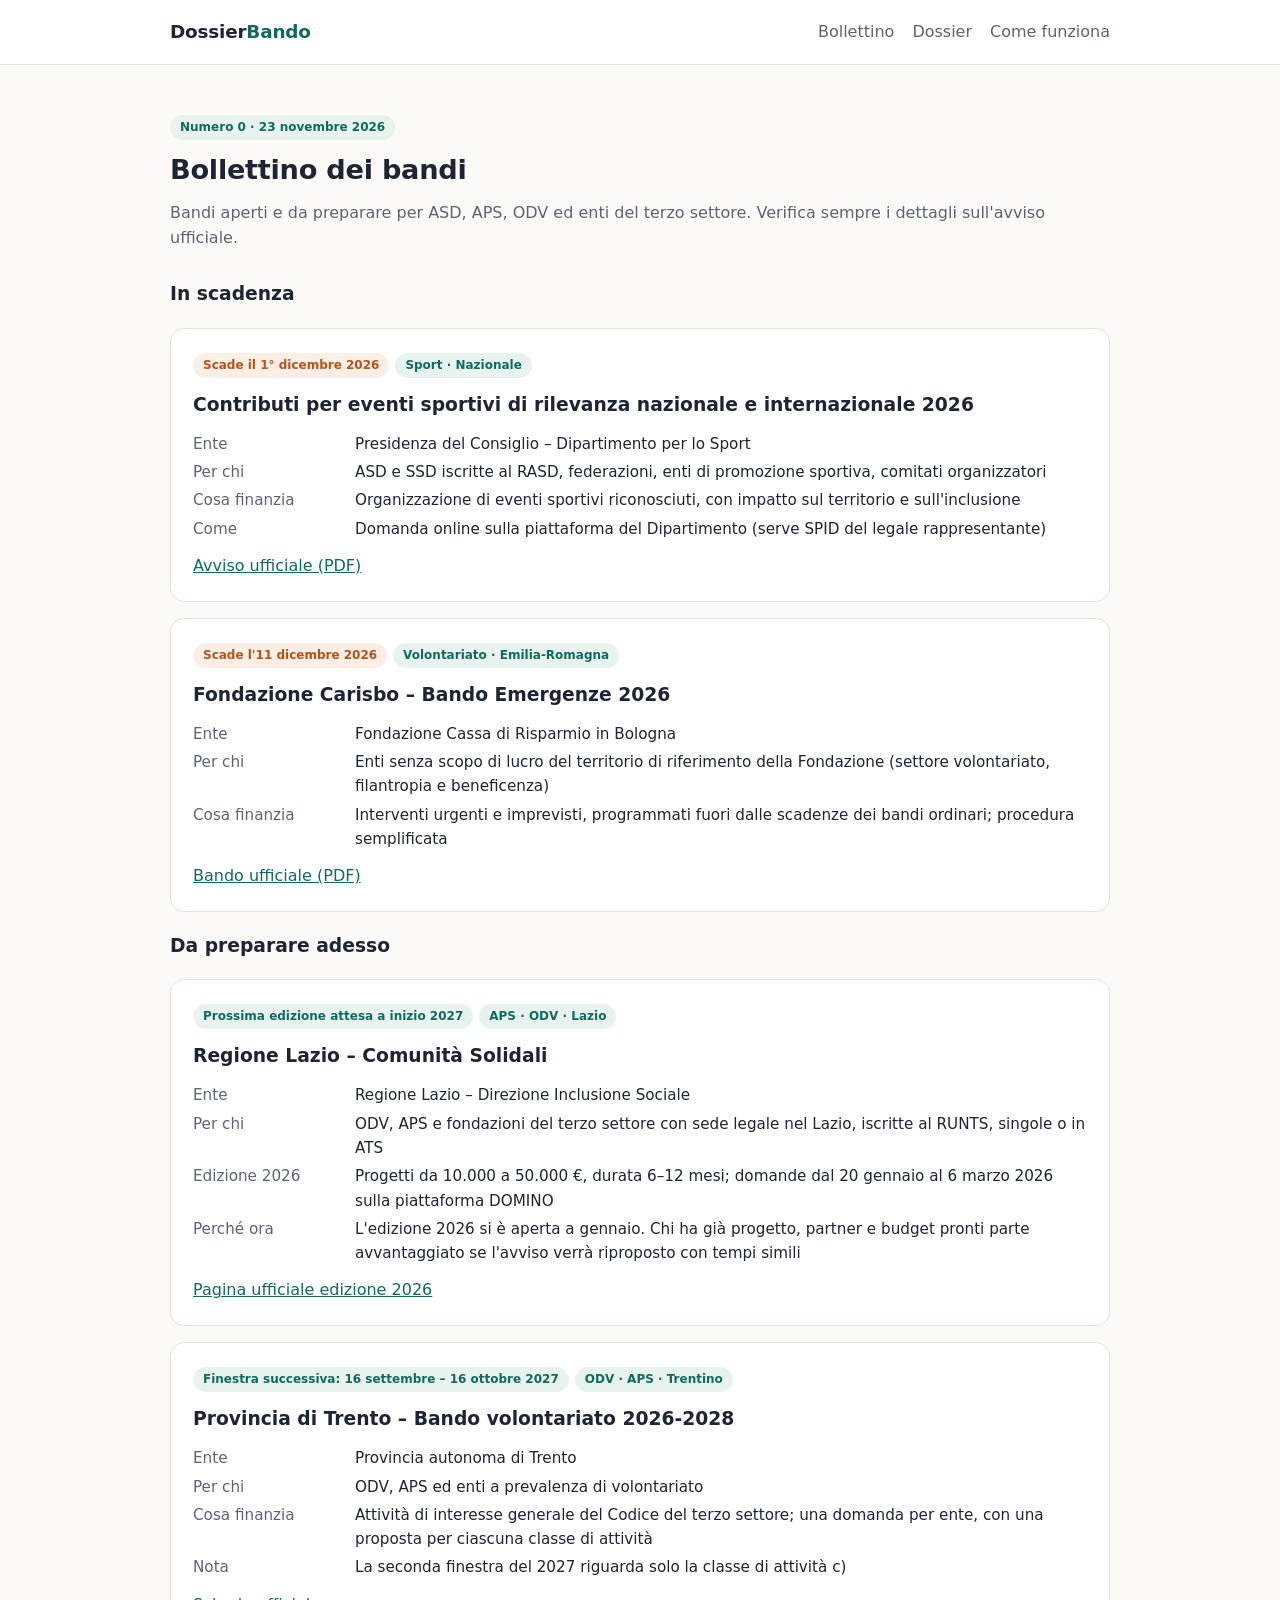
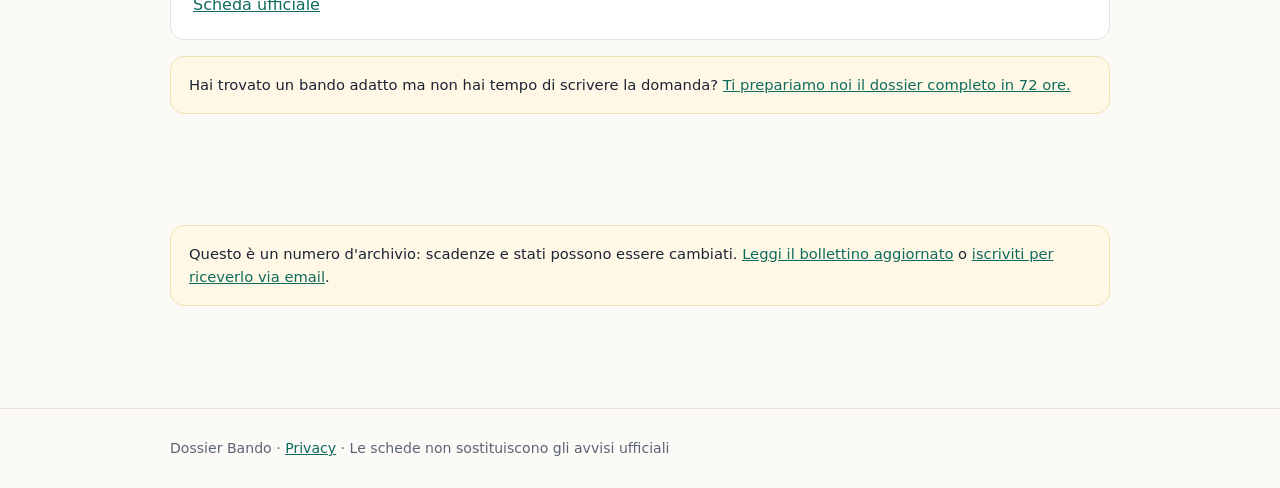
<file: archivio/2026-11-23.html>
<!DOCTYPE html>
<html lang="it">
<head>
<meta charset="utf-8">
<meta name="viewport" content="width=device-width,initial-scale=1">
<title>Bollettino bandi – Numero 0 (23 novembre 2026) – Dossier Bando</title>
<meta name="robots" content="noindex">
<meta name="description" content="Bandi aperti e in arrivo per associazioni sportive, APS, ODV ed enti del terzo settore. Aggiornamento settimanale con link alle fonti ufficiali.">
<link rel="stylesheet" href="../style.css">
</head>
<body>
<header class="top"><div class="wrap">
  <a class="brand" href="../">Dossier<span>Bando</span></a>
  <nav><a href="../bollettino.html">Bollettino</a><a href="../dossier.html">Dossier</a><a href="../#come">Come funziona</a></nav>
</div></header>

<main><section><div class="wrap">
  <span class="tag">Numero 0 · 23 novembre 2026</span>
  <h2>Bollettino dei bandi</h2>
  <p class="sub">Bandi aperti e da preparare per ASD, APS, ODV ed enti del terzo settore. Verifica sempre i dettagli sull'avviso ufficiale.</p>

  <h3>In scadenza</h3>

  <article class="bando">
    <span class="tag warn">Scade il 1° dicembre 2026</span><span class="tag">Sport · Nazionale</span>
    <h3>Contributi per eventi sportivi di rilevanza nazionale e internazionale 2026</h3>
    <dl>
      <dt>Ente</dt><dd>Presidenza del Consiglio – Dipartimento per lo Sport</dd>
      <dt>Per chi</dt><dd>ASD e SSD iscritte al RASD, federazioni, enti di promozione sportiva, comitati organizzatori</dd>
      <dt>Cosa finanzia</dt><dd>Organizzazione di eventi sportivi riconosciuti, con impatto sul territorio e sull'inclusione</dd>
      <dt>Come</dt><dd>Domanda online sulla piattaforma del Dipartimento (serve SPID del legale rappresentante)</dd>
    </dl>
    <a href="https://www.sport.governo.it/media/v53kpgm2/avviso_eventi_2026.pdf" target="_blank" rel="noopener">Avviso ufficiale (PDF)</a>
  </article>

  <article class="bando">
    <span class="tag warn">Scade l'11 dicembre 2026</span><span class="tag">Volontariato · Emilia-Romagna</span>
    <h3>Fondazione Carisbo – Bando Emergenze 2026</h3>
    <dl>
      <dt>Ente</dt><dd>Fondazione Cassa di Risparmio in Bologna</dd>
      <dt>Per chi</dt><dd>Enti senza scopo di lucro del territorio di riferimento della Fondazione (settore volontariato, filantropia e beneficenza)</dd>
      <dt>Cosa finanzia</dt><dd>Interventi urgenti e imprevisti, programmati fuori dalle scadenze dei bandi ordinari; procedura semplificata</dd>
    </dl>
    <a href="https://fondazionecarisbo.it/wp-content/uploads/2026/01/Fondazione-Carisbo-Bando-Emergenze-2026.pdf" target="_blank" rel="noopener">Bando ufficiale (PDF)</a>
  </article>

  <h3>Da preparare adesso</h3>

  <article class="bando">
    <span class="tag">Prossima edizione attesa a inizio 2027</span><span class="tag">APS · ODV · Lazio</span>
    <h3>Regione Lazio – Comunità Solidali</h3>
    <dl>
      <dt>Ente</dt><dd>Regione Lazio – Direzione Inclusione Sociale</dd>
      <dt>Per chi</dt><dd>ODV, APS e fondazioni del terzo settore con sede legale nel Lazio, iscritte al RUNTS, singole o in ATS</dd>
      <dt>Edizione 2026</dt><dd>Progetti da 10.000 a 50.000 €, durata 6–12 mesi; domande dal 20 gennaio al 6 marzo 2026 sulla piattaforma DOMINO</dd>
      <dt>Perché ora</dt><dd>L'edizione 2026 si è aperta a gennaio. Chi ha già progetto, partner e budget pronti parte avvantaggiato se l'avviso verrà riproposto con tempi simili</dd>
    </dl>
    <a href="https://regione.lazio.it/cittadini/sociale-famiglie/comunita-solidali/comunita-solidali-2026" target="_blank" rel="noopener">Pagina ufficiale edizione 2026</a>
  </article>

  <article class="bando">
    <span class="tag">Finestra successiva: 16 settembre – 16 ottobre 2027</span><span class="tag">ODV · APS · Trentino</span>
    <h3>Provincia di Trento – Bando volontariato 2026-2028</h3>
    <dl>
      <dt>Ente</dt><dd>Provincia autonoma di Trento</dd>
      <dt>Per chi</dt><dd>ODV, APS ed enti a prevalenza di volontariato</dd>
      <dt>Cosa finanzia</dt><dd>Attività di interesse generale del Codice del terzo settore; una domanda per ente, con una proposta per ciascuna classe di attività</dd>
      <dt>Nota</dt><dd>La seconda finestra del 2027 riguarda solo la classe di attività c)</dd>
    </dl>
    <a href="https://www.provincia.tn.it/Servizi/Bando-contributi-attivita-di-interesse-generale-enti-di-volontariato" target="_blank" rel="noopener">Scheda ufficiale</a>
  </article>

  <div class="note">Hai trovato un bando adatto ma non hai tempo di scrivere la domanda? <a href="../dossier.html">Ti prepariamo noi il dossier completo in 72 ore.</a></div>
</div></section></main>
<section><div class="wrap">
  <p class="note">Questo è un numero d'archivio: scadenze e stati possono essere cambiati. <a href="../bollettino.html">Leggi il bollettino aggiornato</a> o <a href="../bollettino.html#iscriviti">iscriviti per riceverlo via email</a>.</p>
</div></section>

<footer><div class="wrap">
  Dossier Bando · <a href="../privacy.html">Privacy</a> · Le schede non sostituiscono gli avvisi ufficiali
</div></footer>
</body>
</html>
</file>
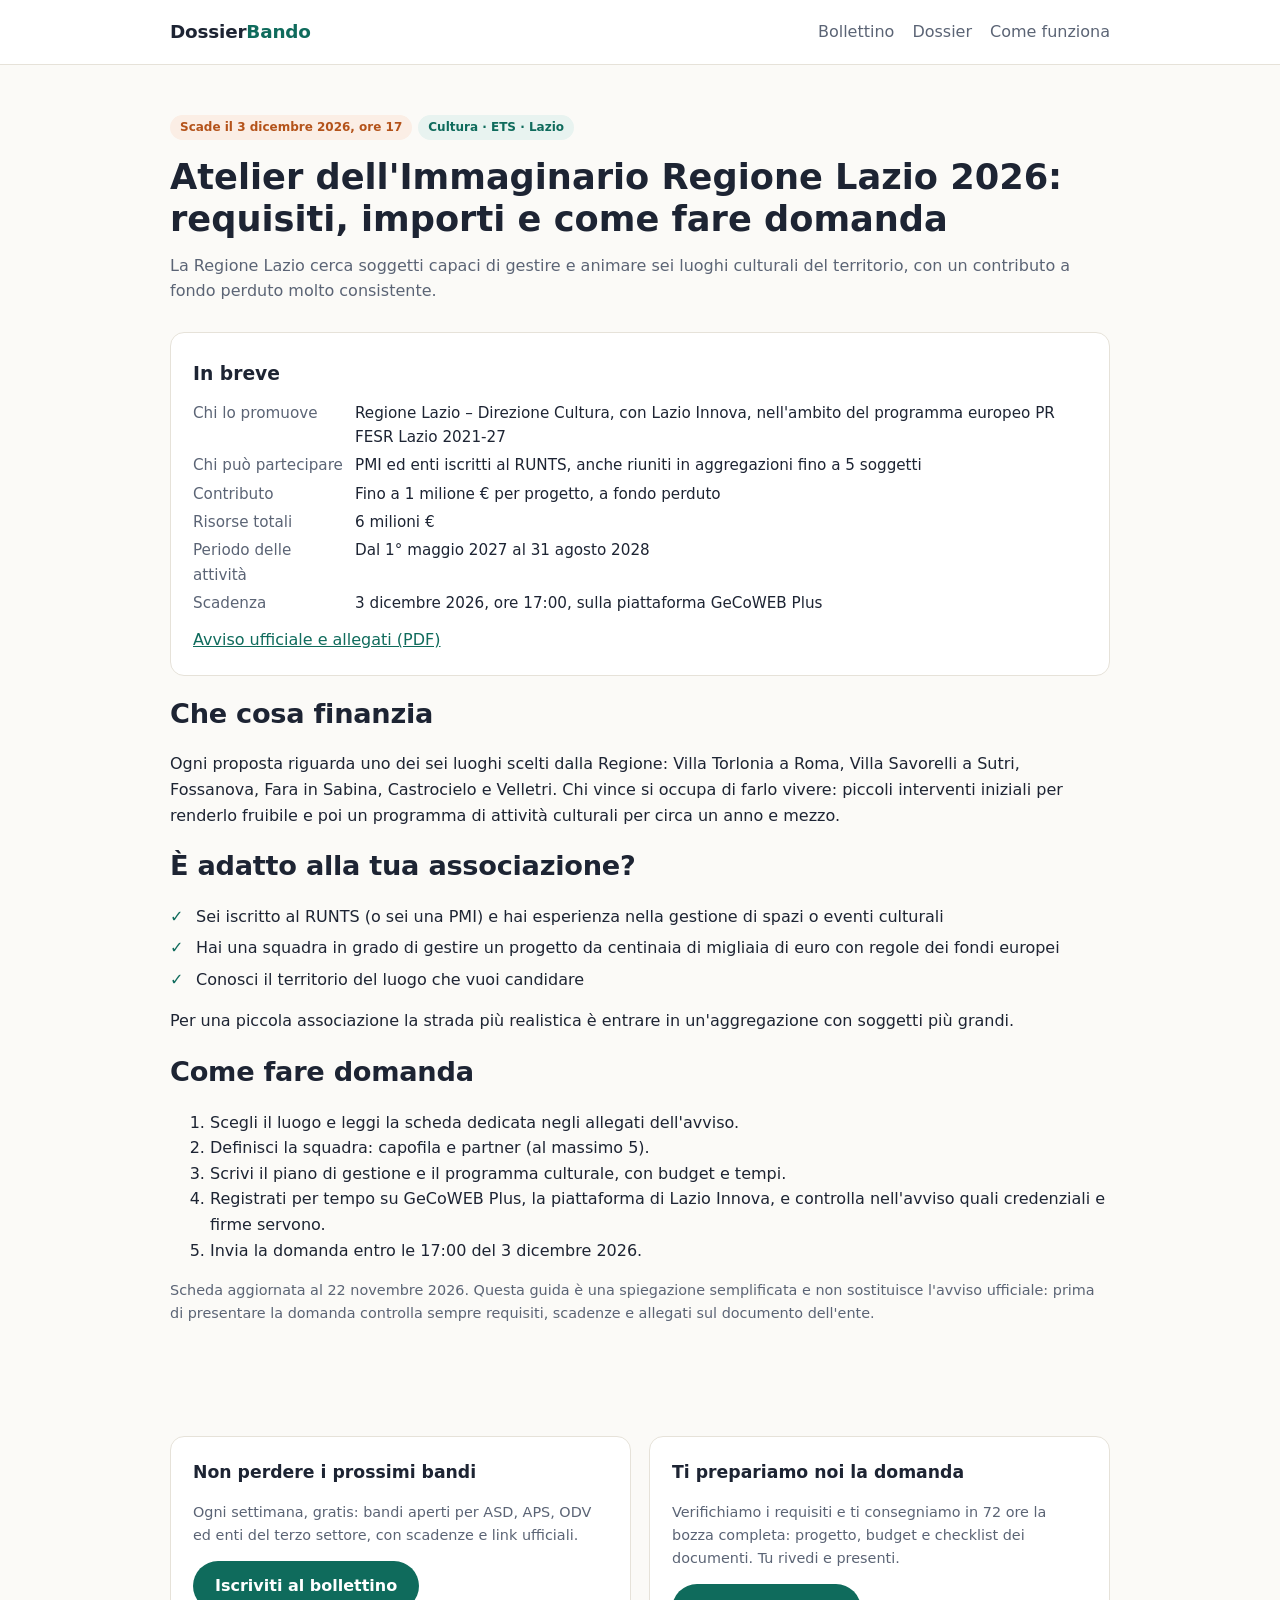
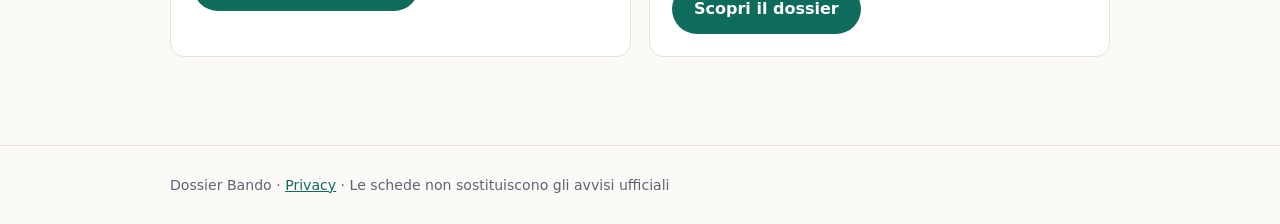
<file: bandi/atelier-immaginario-regione-lazio.html>
<!DOCTYPE html>
<html lang="it">
<head>
<meta charset="utf-8">
<meta name="viewport" content="width=device-width,initial-scale=1">
<title>Atelier dell'Immaginario Regione Lazio 2026: requisiti, importi e come fare domanda – Dossier Bando</title>
<meta name="description" content="Avviso Atelier dell'Immaginario della Regione Lazio: fino a 1 milione € a fondo perduto per enti del terzo settore e PMI che gestiscono luoghi culturali. Scadenza 3 dicembre 2026.">
<link rel="canonical" href="https://dossierbando.it/bandi/atelier-immaginario-regione-lazio.html">
<link rel="stylesheet" href="../style.css">
</head>
<body>
<header class="top"><div class="wrap">
  <a class="brand" href="../">Dossier<span>Bando</span></a>
  <nav><a href="../bollettino.html">Bollettino</a><a href="../dossier.html">Dossier</a><a href="../#come">Come funziona</a></nav>
</div></header>

<main><section><div class="wrap">
  <span class="tag warn">Scade il 3 dicembre 2026, ore 17</span><span class="tag">Cultura · ETS · Lazio</span>
  <h1 style="font-size:clamp(1.6rem,3.5vw,2.2rem);line-height:1.2;margin:8px 0 12px">Atelier dell'Immaginario Regione Lazio 2026: requisiti, importi e come fare domanda</h1>
  <p class="sub">La Regione Lazio cerca soggetti capaci di gestire e animare sei luoghi culturali del territorio, con un contributo a fondo perduto molto consistente.</p>

  <div class="bando">
    <h3>In breve</h3>
    <dl>
      <dt>Chi lo promuove</dt><dd>Regione Lazio – Direzione Cultura, con Lazio Innova, nell'ambito del programma europeo PR FESR Lazio 2021-27</dd>
      <dt>Chi può partecipare</dt><dd>PMI ed enti iscritti al RUNTS, anche riuniti in aggregazioni fino a 5 soggetti</dd>
      <dt>Contributo</dt><dd>Fino a 1 milione € per progetto, a fondo perduto</dd>
      <dt>Risorse totali</dt><dd>6 milioni €</dd>
      <dt>Periodo delle attività</dt><dd>Dal 1° maggio 2027 al 31 agosto 2028</dd>
      <dt>Scadenza</dt><dd>3 dicembre 2026, ore 17:00, sulla piattaforma GeCoWEB Plus</dd>
    </dl>
    <a href="https://www.regione.lazio.it/sites/default/files/documentazione/2026/DD-G13533-05-10-2026-Avviso-allegati.pdf" target="_blank" rel="noopener">Avviso ufficiale e allegati (PDF)</a>
  </div>

  <h2>Che cosa finanzia</h2>
  <p>Ogni proposta riguarda uno dei sei luoghi scelti dalla Regione: Villa Torlonia a Roma, Villa Savorelli a Sutri, Fossanova, Fara in Sabina, Castrocielo e Velletri. Chi vince si occupa di farlo vivere: piccoli interventi iniziali per renderlo fruibile e poi un programma di attività culturali per circa un anno e mezzo.</p>

  <h2>È adatto alla tua associazione?</h2>
  <ul class="check"><li>Sei iscritto al RUNTS (o sei una PMI) e hai esperienza nella gestione di spazi o eventi culturali</li><li>Hai una squadra in grado di gestire un progetto da centinaia di migliaia di euro con regole dei fondi europei</li><li>Conosci il territorio del luogo che vuoi candidare</li></ul><p>Per una piccola associazione la strada più realistica è entrare in un'aggregazione con soggetti più grandi.</p>

  <h2>Come fare domanda</h2>
  <ol><li>Scegli il luogo e leggi la scheda dedicata negli allegati dell'avviso.</li><li>Definisci la squadra: capofila e partner (al massimo 5).</li><li>Scrivi il piano di gestione e il programma culturale, con budget e tempi.</li><li>Registrati per tempo su GeCoWEB Plus, la piattaforma di Lazio Innova, e controlla nell'avviso quali credenziali e firme servono.</li><li>Invia la domanda entro le 17:00 del 3 dicembre 2026.</li></ol>

  <p class="meta">Scheda aggiornata al 22 novembre 2026. Questa guida è una spiegazione semplificata e non sostituisce l'avviso ufficiale: prima di presentare la domanda controlla sempre requisiti, scadenze e allegati sul documento dell'ente.</p>
</div></section></main>

<section><div class="wrap">
  <div class="grid">
    <div class="card">
      <h3>Non perdere i prossimi bandi</h3>
      <p class="meta">Ogni settimana, gratis: bandi aperti per ASD, APS, ODV ed enti del terzo settore, con scadenze e link ufficiali.</p>
      <a class="btn" href="../bollettino.html#iscriviti">Iscriviti al bollettino</a>
    </div>
    <div class="card">
      <h3>Ti prepariamo noi la domanda</h3>
      <p class="meta">Verifichiamo i requisiti e ti consegniamo in 72 ore la bozza completa: progetto, budget e checklist dei documenti. Tu rivedi e presenti.</p>
      <a class="btn" href="../dossier.html">Scopri il dossier</a>
    </div>
  </div>
</div></section>

<footer><div class="wrap">
  Dossier Bando · <a href="../privacy.html">Privacy</a> · Le schede non sostituiscono gli avvisi ufficiali
</div></footer>
</body>
</html>
</file>
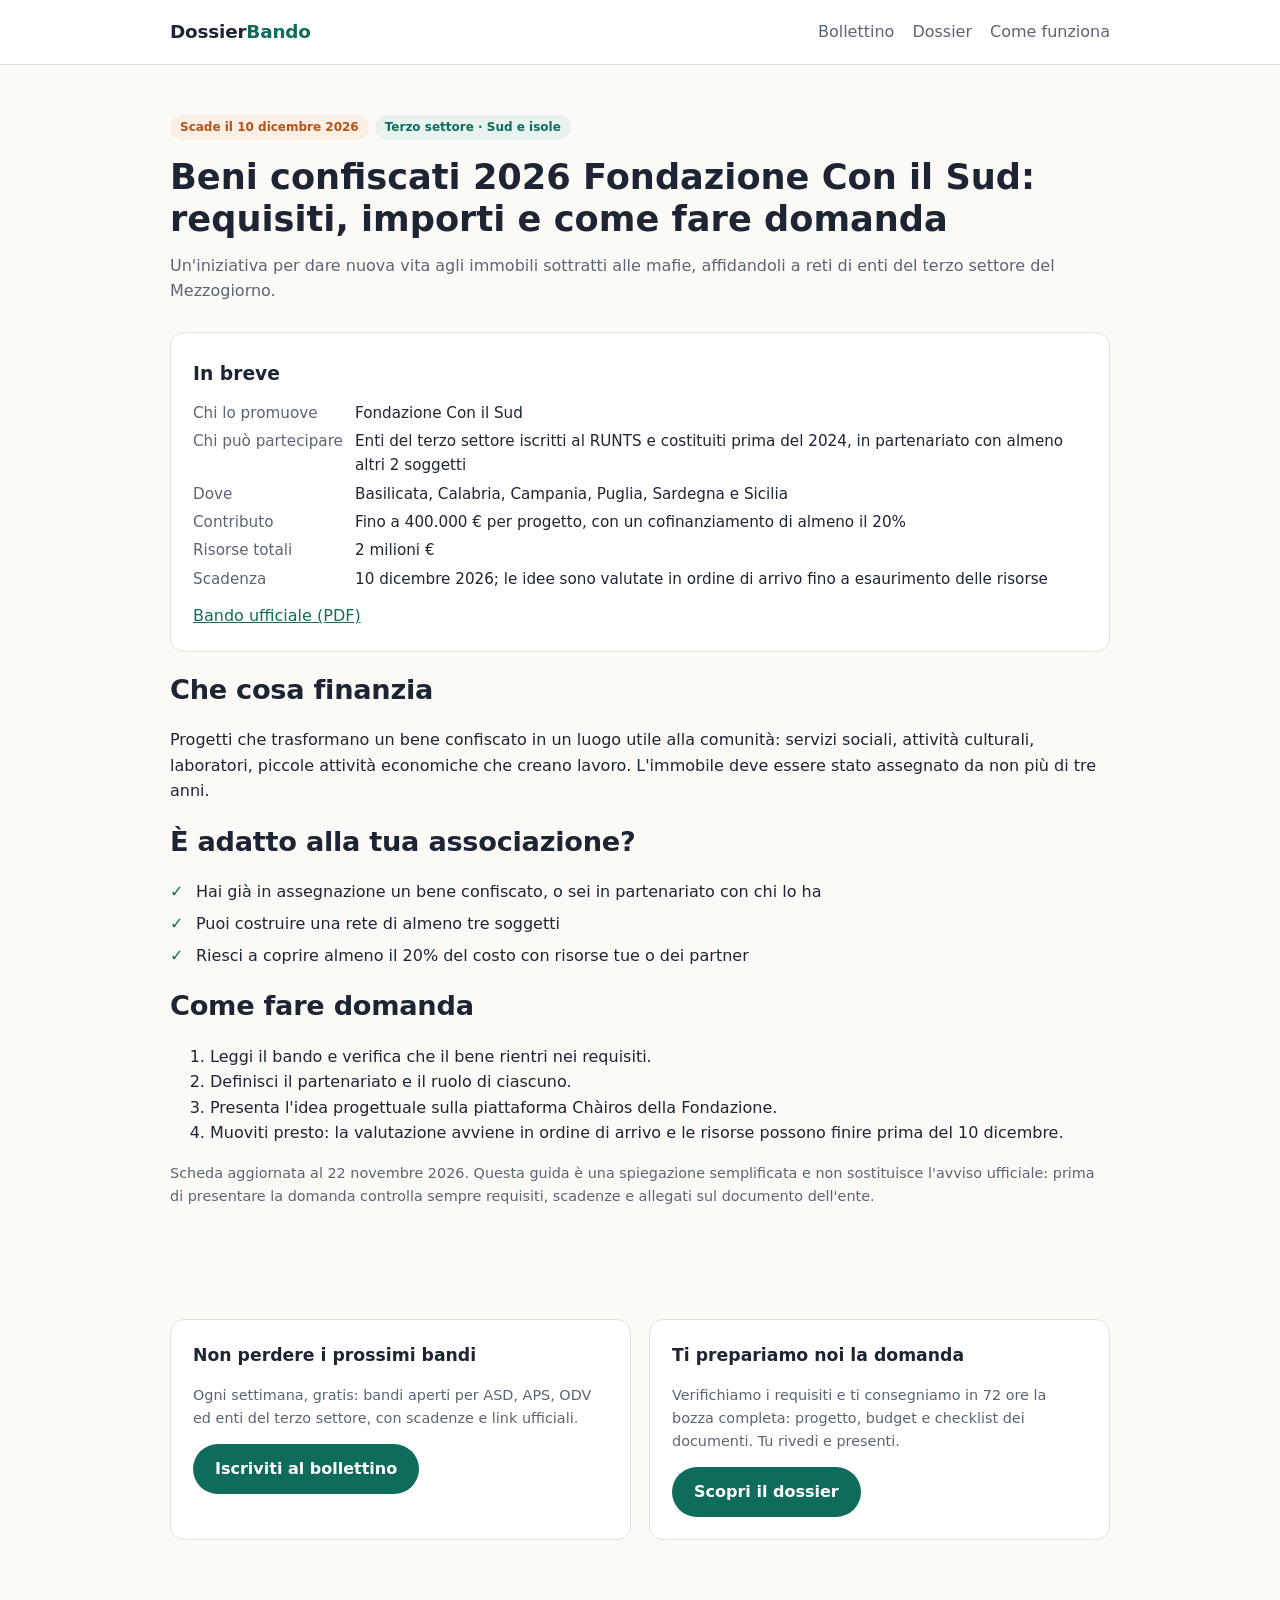
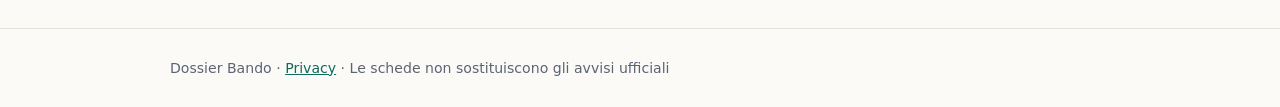
<file: bandi/beni-confiscati-fondazione-con-il-sud.html>
<!DOCTYPE html>
<html lang="it">
<head>
<meta charset="utf-8">
<meta name="viewport" content="width=device-width,initial-scale=1">
<title>Beni confiscati 2026 Fondazione Con il Sud: requisiti, importi e come fare domanda – Dossier Bando</title>
<meta name="description" content="Iniziativa Beni confiscati 2026 di Fondazione Con il Sud: fino a 400.000 € per il riuso sociale di immobili confiscati alle mafie al Sud. Idee entro il 10 dicembre 2026.">
<link rel="canonical" href="https://dossierbando.it/bandi/beni-confiscati-fondazione-con-il-sud.html">
<link rel="stylesheet" href="../style.css">
</head>
<body>
<header class="top"><div class="wrap">
  <a class="brand" href="../">Dossier<span>Bando</span></a>
  <nav><a href="../bollettino.html">Bollettino</a><a href="../dossier.html">Dossier</a><a href="../#come">Come funziona</a></nav>
</div></header>

<main><section><div class="wrap">
  <span class="tag warn">Scade il 10 dicembre 2026</span><span class="tag">Terzo settore · Sud e isole</span>
  <h1 style="font-size:clamp(1.6rem,3.5vw,2.2rem);line-height:1.2;margin:8px 0 12px">Beni confiscati 2026 Fondazione Con il Sud: requisiti, importi e come fare domanda</h1>
  <p class="sub">Un'iniziativa per dare nuova vita agli immobili sottratti alle mafie, affidandoli a reti di enti del terzo settore del Mezzogiorno.</p>

  <div class="bando">
    <h3>In breve</h3>
    <dl>
      <dt>Chi lo promuove</dt><dd>Fondazione Con il Sud</dd>
      <dt>Chi può partecipare</dt><dd>Enti del terzo settore iscritti al RUNTS e costituiti prima del 2024, in partenariato con almeno altri 2 soggetti</dd>
      <dt>Dove</dt><dd>Basilicata, Calabria, Campania, Puglia, Sardegna e Sicilia</dd>
      <dt>Contributo</dt><dd>Fino a 400.000 € per progetto, con un cofinanziamento di almeno il 20%</dd>
      <dt>Risorse totali</dt><dd>2 milioni €</dd>
      <dt>Scadenza</dt><dd>10 dicembre 2026; le idee sono valutate in ordine di arrivo fino a esaurimento delle risorse</dd>
    </dl>
    <a href="https://www.fondazioneconilsud.it/wp-content/uploads/2026/02/Iniziativa-Beni-confiscati-2026.pdf" target="_blank" rel="noopener">Bando ufficiale (PDF)</a>
  </div>

  <h2>Che cosa finanzia</h2>
  <p>Progetti che trasformano un bene confiscato in un luogo utile alla comunità: servizi sociali, attività culturali, laboratori, piccole attività economiche che creano lavoro. L'immobile deve essere stato assegnato da non più di tre anni.</p>

  <h2>È adatto alla tua associazione?</h2>
  <ul class="check"><li>Hai già in assegnazione un bene confiscato, o sei in partenariato con chi lo ha</li><li>Puoi costruire una rete di almeno tre soggetti</li><li>Riesci a coprire almeno il 20% del costo con risorse tue o dei partner</li></ul>

  <h2>Come fare domanda</h2>
  <ol><li>Leggi il bando e verifica che il bene rientri nei requisiti.</li><li>Definisci il partenariato e il ruolo di ciascuno.</li><li>Presenta l'idea progettuale sulla piattaforma Chàiros della Fondazione.</li><li>Muoviti presto: la valutazione avviene in ordine di arrivo e le risorse possono finire prima del 10 dicembre.</li></ol>

  <p class="meta">Scheda aggiornata al 22 novembre 2026. Questa guida è una spiegazione semplificata e non sostituisce l'avviso ufficiale: prima di presentare la domanda controlla sempre requisiti, scadenze e allegati sul documento dell'ente.</p>
</div></section></main>

<section><div class="wrap">
  <div class="grid">
    <div class="card">
      <h3>Non perdere i prossimi bandi</h3>
      <p class="meta">Ogni settimana, gratis: bandi aperti per ASD, APS, ODV ed enti del terzo settore, con scadenze e link ufficiali.</p>
      <a class="btn" href="../bollettino.html#iscriviti">Iscriviti al bollettino</a>
    </div>
    <div class="card">
      <h3>Ti prepariamo noi la domanda</h3>
      <p class="meta">Verifichiamo i requisiti e ti consegniamo in 72 ore la bozza completa: progetto, budget e checklist dei documenti. Tu rivedi e presenti.</p>
      <a class="btn" href="../dossier.html">Scopri il dossier</a>
    </div>
  </div>
</div></section>

<footer><div class="wrap">
  Dossier Bando · <a href="../privacy.html">Privacy</a> · Le schede non sostituiscono gli avvisi ufficiali
</div></footer>
</body>
</html>
</file>
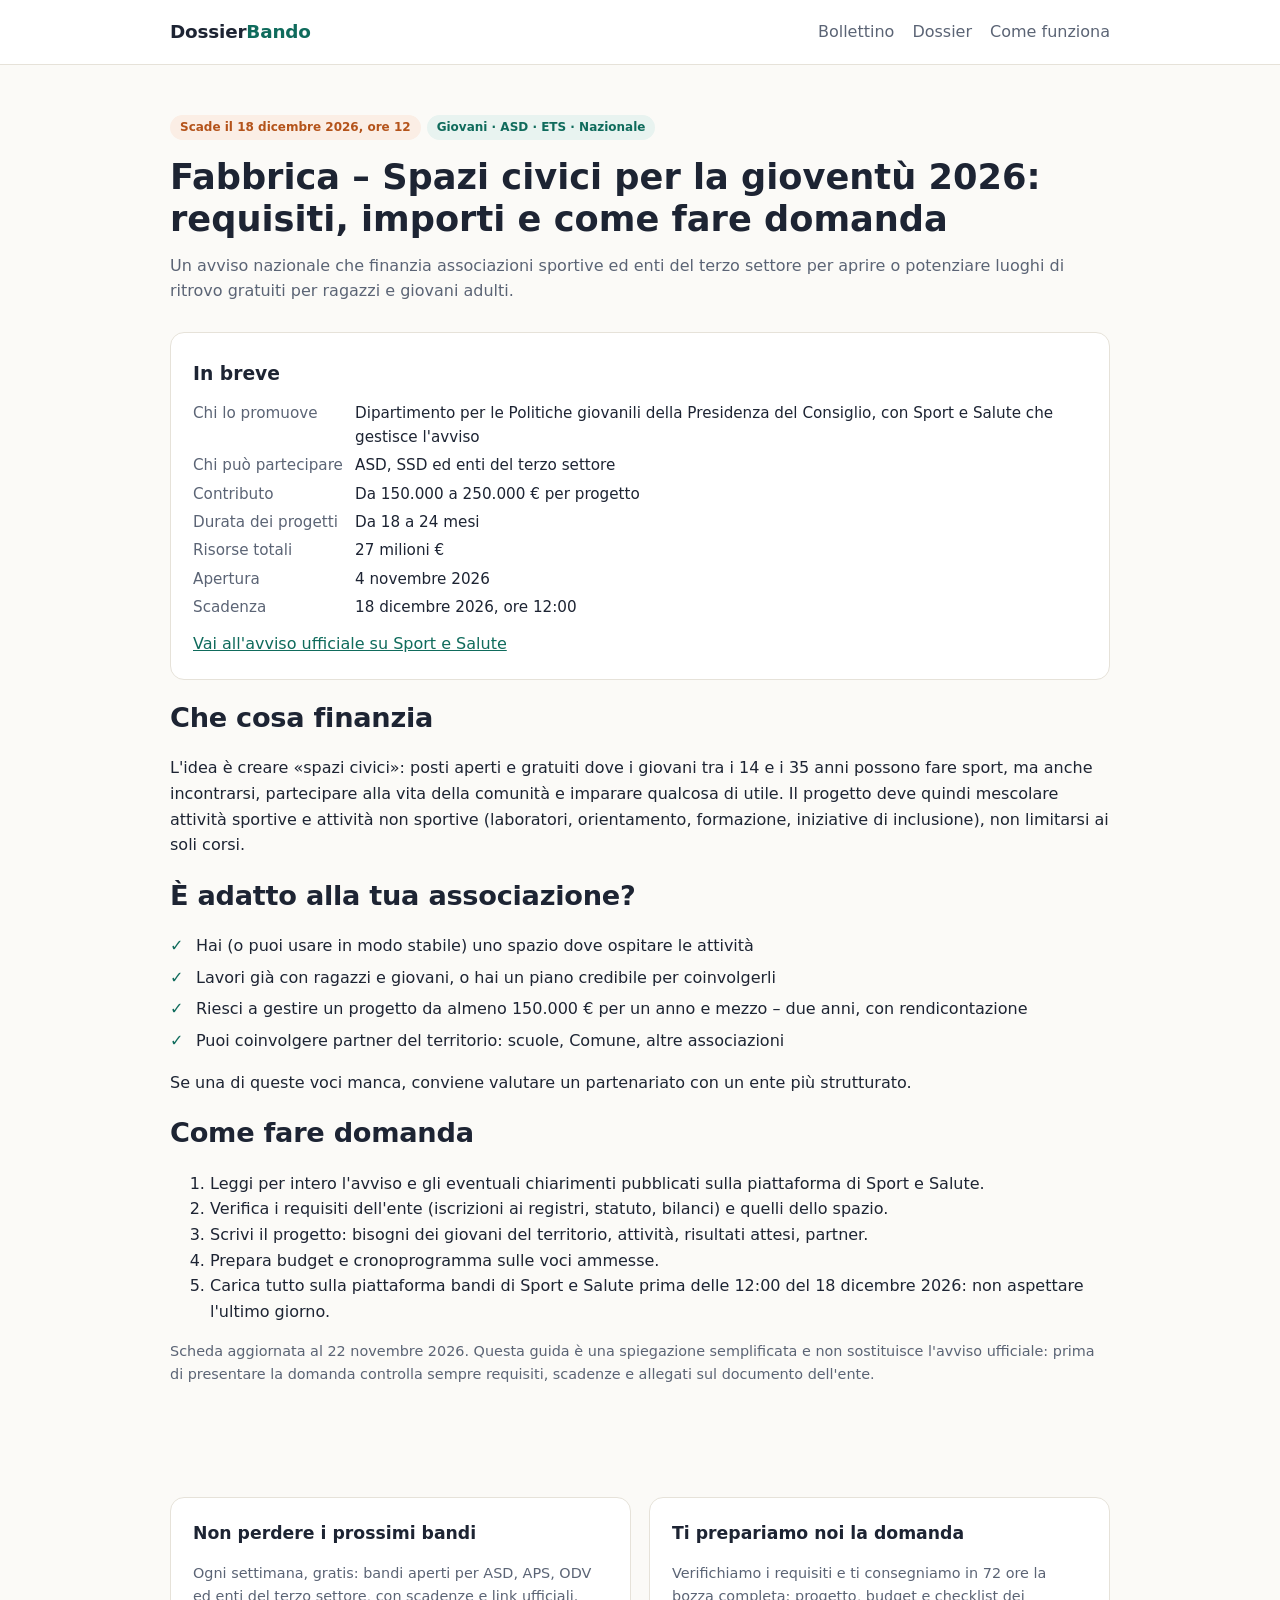
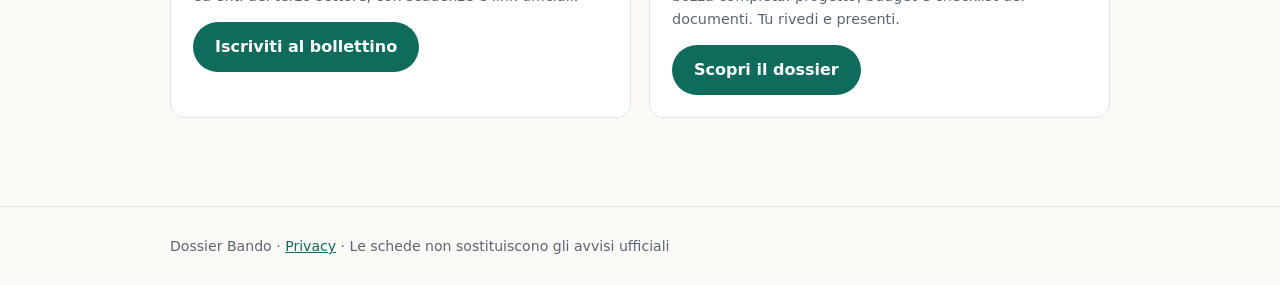
<file: bandi/fabbrica-spazi-civici-gioventu.html>
<!DOCTYPE html>
<html lang="it">
<head>
<meta charset="utf-8">
<meta name="viewport" content="width=device-width,initial-scale=1">
<title>Fabbrica – Spazi civici per la gioventù 2026: requisiti, importi e come fare domanda – Dossier Bando</title>
<meta name="description" content="Avviso Fabbrica 2026 per ASD, SSD ed enti del terzo settore: da 150.000 a 250.000 € per spazi gratuiti dedicati ai giovani 14-35 anni. Domande entro il 18 dicembre 2026.">
<link rel="canonical" href="https://dossierbando.it/bandi/fabbrica-spazi-civici-gioventu.html">
<link rel="stylesheet" href="../style.css">
</head>
<body>
<header class="top"><div class="wrap">
  <a class="brand" href="../">Dossier<span>Bando</span></a>
  <nav><a href="../bollettino.html">Bollettino</a><a href="../dossier.html">Dossier</a><a href="../#come">Come funziona</a></nav>
</div></header>

<main><section><div class="wrap">
  <span class="tag warn">Scade il 18 dicembre 2026, ore 12</span><span class="tag">Giovani · ASD · ETS · Nazionale</span>
  <h1 style="font-size:clamp(1.6rem,3.5vw,2.2rem);line-height:1.2;margin:8px 0 12px">Fabbrica – Spazi civici per la gioventù 2026: requisiti, importi e come fare domanda</h1>
  <p class="sub">Un avviso nazionale che finanzia associazioni sportive ed enti del terzo settore per aprire o potenziare luoghi di ritrovo gratuiti per ragazzi e giovani adulti.</p>

  <div class="bando">
    <h3>In breve</h3>
    <dl>
      <dt>Chi lo promuove</dt><dd>Dipartimento per le Politiche giovanili della Presidenza del Consiglio, con Sport e Salute che gestisce l'avviso</dd>
      <dt>Chi può partecipare</dt><dd>ASD, SSD ed enti del terzo settore</dd>
      <dt>Contributo</dt><dd>Da 150.000 a 250.000 € per progetto</dd>
      <dt>Durata dei progetti</dt><dd>Da 18 a 24 mesi</dd>
      <dt>Risorse totali</dt><dd>27 milioni €</dd>
      <dt>Apertura</dt><dd>4 novembre 2026</dd>
      <dt>Scadenza</dt><dd>18 dicembre 2026, ore 12:00</dd>
    </dl>
    <a href="https://bandi.sportesalute.eu/bandi/6a99495d253e6e2d6f8c49ed" target="_blank" rel="noopener">Vai all'avviso ufficiale su Sport e Salute</a>
  </div>

  <h2>Che cosa finanzia</h2>
  <p>L'idea è creare &laquo;spazi civici&raquo;: posti aperti e gratuiti dove i giovani tra i 14 e i 35 anni possono fare sport, ma anche incontrarsi, partecipare alla vita della comunità e imparare qualcosa di utile. Il progetto deve quindi mescolare attività sportive e attività non sportive (laboratori, orientamento, formazione, iniziative di inclusione), non limitarsi ai soli corsi.</p>

  <h2>È adatto alla tua associazione?</h2>
  <ul class="check"><li>Hai (o puoi usare in modo stabile) uno spazio dove ospitare le attività</li><li>Lavori già con ragazzi e giovani, o hai un piano credibile per coinvolgerli</li><li>Riesci a gestire un progetto da almeno 150.000 € per un anno e mezzo – due anni, con rendicontazione</li><li>Puoi coinvolgere partner del territorio: scuole, Comune, altre associazioni</li></ul><p>Se una di queste voci manca, conviene valutare un partenariato con un ente più strutturato.</p>

  <h2>Come fare domanda</h2>
  <ol><li>Leggi per intero l'avviso e gli eventuali chiarimenti pubblicati sulla piattaforma di Sport e Salute.</li><li>Verifica i requisiti dell'ente (iscrizioni ai registri, statuto, bilanci) e quelli dello spazio.</li><li>Scrivi il progetto: bisogni dei giovani del territorio, attività, risultati attesi, partner.</li><li>Prepara budget e cronoprogramma sulle voci ammesse.</li><li>Carica tutto sulla piattaforma bandi di Sport e Salute prima delle 12:00 del 18 dicembre 2026: non aspettare l'ultimo giorno.</li></ol>

  <p class="meta">Scheda aggiornata al 22 novembre 2026. Questa guida è una spiegazione semplificata e non sostituisce l'avviso ufficiale: prima di presentare la domanda controlla sempre requisiti, scadenze e allegati sul documento dell'ente.</p>
</div></section></main>

<section><div class="wrap">
  <div class="grid">
    <div class="card">
      <h3>Non perdere i prossimi bandi</h3>
      <p class="meta">Ogni settimana, gratis: bandi aperti per ASD, APS, ODV ed enti del terzo settore, con scadenze e link ufficiali.</p>
      <a class="btn" href="../bollettino.html#iscriviti">Iscriviti al bollettino</a>
    </div>
    <div class="card">
      <h3>Ti prepariamo noi la domanda</h3>
      <p class="meta">Verifichiamo i requisiti e ti consegniamo in 72 ore la bozza completa: progetto, budget e checklist dei documenti. Tu rivedi e presenti.</p>
      <a class="btn" href="../dossier.html">Scopri il dossier</a>
    </div>
  </div>
</div></section>

<footer><div class="wrap">
  Dossier Bando · <a href="../privacy.html">Privacy</a> · Le schede non sostituiscono gli avvisi ufficiali
</div></footer>
</body>
</html>
</file>
<file: style.css>
:root{
  --ink:#1d2433; --muted:#5b6475; --bg:#fbfaf7; --card:#ffffff;
  --accent:#0f6b5c; --accent-2:#e8f3f0; --warn:#b4531a; --line:#e6e2d9;
  --radius:14px; --max:980px;
}
*{box-sizing:border-box}
html{scroll-behavior:smooth}
body{margin:0;font-family:"Inter",system-ui,-apple-system,Segoe UI,Roboto,sans-serif;color:var(--ink);background:var(--bg);line-height:1.6}
a{color:var(--accent)}
.wrap{max-width:var(--max);margin:0 auto;padding:0 20px}
header.top{border-bottom:1px solid var(--line);background:#fff}
header.top .wrap{display:flex;align-items:center;justify-content:space-between;height:64px}
.brand{font-weight:800;font-size:1.15rem;color:var(--ink);text-decoration:none;letter-spacing:-.01em}
.brand span{color:var(--accent)}
nav a{margin-left:18px;text-decoration:none;color:var(--muted);font-weight:500}
nav a:hover{color:var(--accent)}
.hero{padding:72px 0 48px}
.hero h1{font-size:clamp(2rem,4.5vw,3rem);line-height:1.15;margin:0 0 16px;letter-spacing:-.02em}
.hero p.lead{font-size:1.15rem;color:var(--muted);max-width:640px;margin:0 0 28px}
.btn{display:inline-block;padding:12px 22px;border-radius:999px;background:var(--accent);color:#fff;text-decoration:none;font-weight:600;border:0;cursor:pointer}
.btn.ghost{background:transparent;color:var(--accent);border:1.5px solid var(--accent);margin-left:10px}
section{padding:48px 0}
h2{font-size:1.7rem;letter-spacing:-.01em;margin:0 0 8px}
.sub{color:var(--muted);margin:0 0 28px}
.grid{display:grid;gap:18px;grid-template-columns:repeat(auto-fit,minmax(260px,1fr))}
.card{background:var(--card);border:1px solid var(--line);border-radius:var(--radius);padding:22px}
.card h3{margin:0 0 6px;font-size:1.08rem}
.tag{display:inline-block;font-size:.75rem;font-weight:600;padding:3px 10px;border-radius:999px;background:var(--accent-2);color:var(--accent);margin:0 6px 8px 0}
.tag.warn{background:#fbeee5;color:var(--warn)}
.meta{font-size:.9rem;color:var(--muted)}
.price{font-size:2rem;font-weight:800;margin:6px 0}
.price small{font-size:1rem;font-weight:500;color:var(--muted)}
ul.check{padding-left:0;list-style:none}
ul.check li{padding-left:26px;position:relative;margin:6px 0}
ul.check li:before{content:"✓";position:absolute;left:0;color:var(--accent);font-weight:700}
.steps{counter-reset:s}
.steps .card{position:relative;padding-top:46px}
.steps .card:before{counter-increment:s;content:counter(s);position:absolute;top:16px;left:22px;width:24px;height:24px;border-radius:50%;background:var(--accent);color:#fff;font-size:.85rem;font-weight:700;display:flex;align-items:center;justify-content:center}
.note{background:#fff8e6;border:1px solid #f1e2b3;border-radius:var(--radius);padding:16px 18px;font-size:.92rem}
.bando{background:#fff;border:1px solid var(--line);border-radius:var(--radius);padding:22px;margin-bottom:16px}
.bando h3{margin:4px 0 8px}
.bando dl{display:grid;grid-template-columns:150px 1fr;gap:4px 12px;margin:12px 0;font-size:.95rem}
.bando dt{color:var(--muted)}
.bando dd{margin:0}
footer{border-top:1px solid var(--line);padding:28px 0;color:var(--muted);font-size:.88rem;margin-top:40px}
@media (max-width:640px){nav a{margin-left:12px;font-size:.92rem}.bando dl{grid-template-columns:1fr}.btn.ghost{margin:10px 0 0}}
</file>
